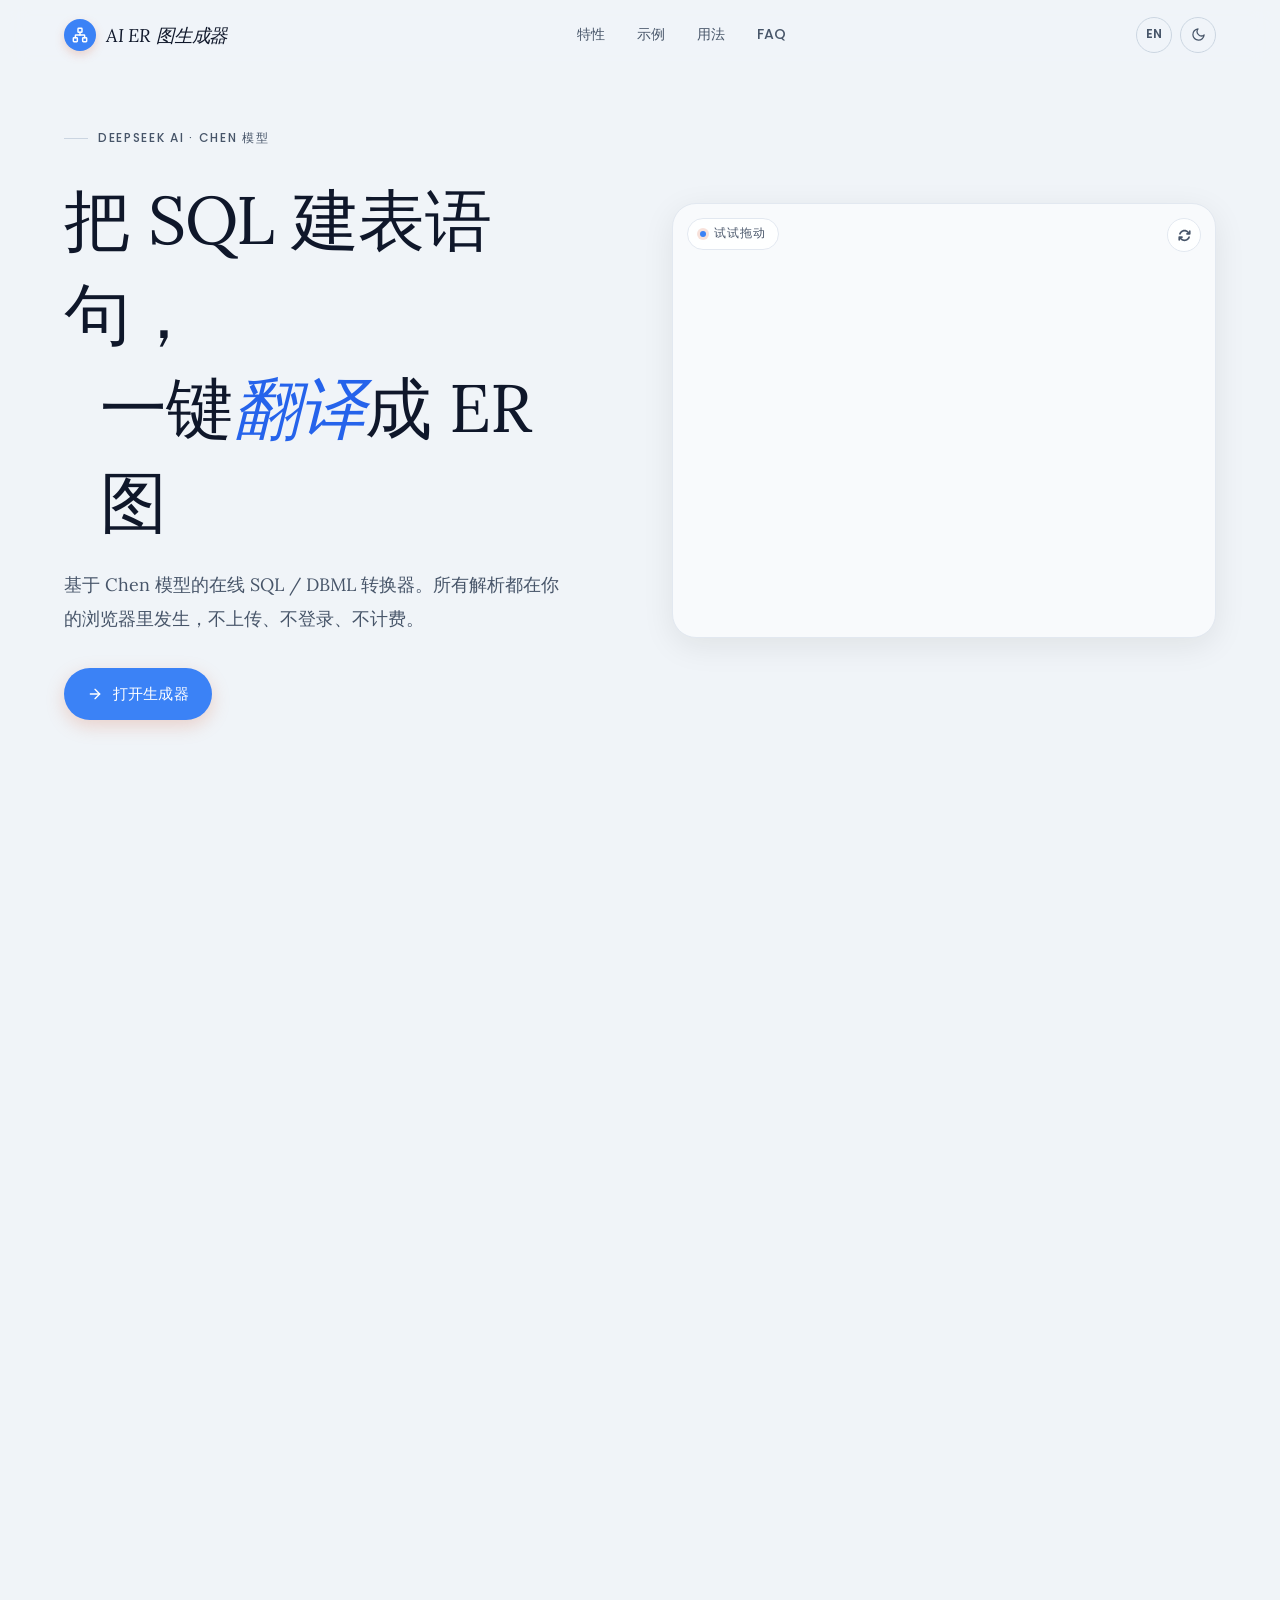
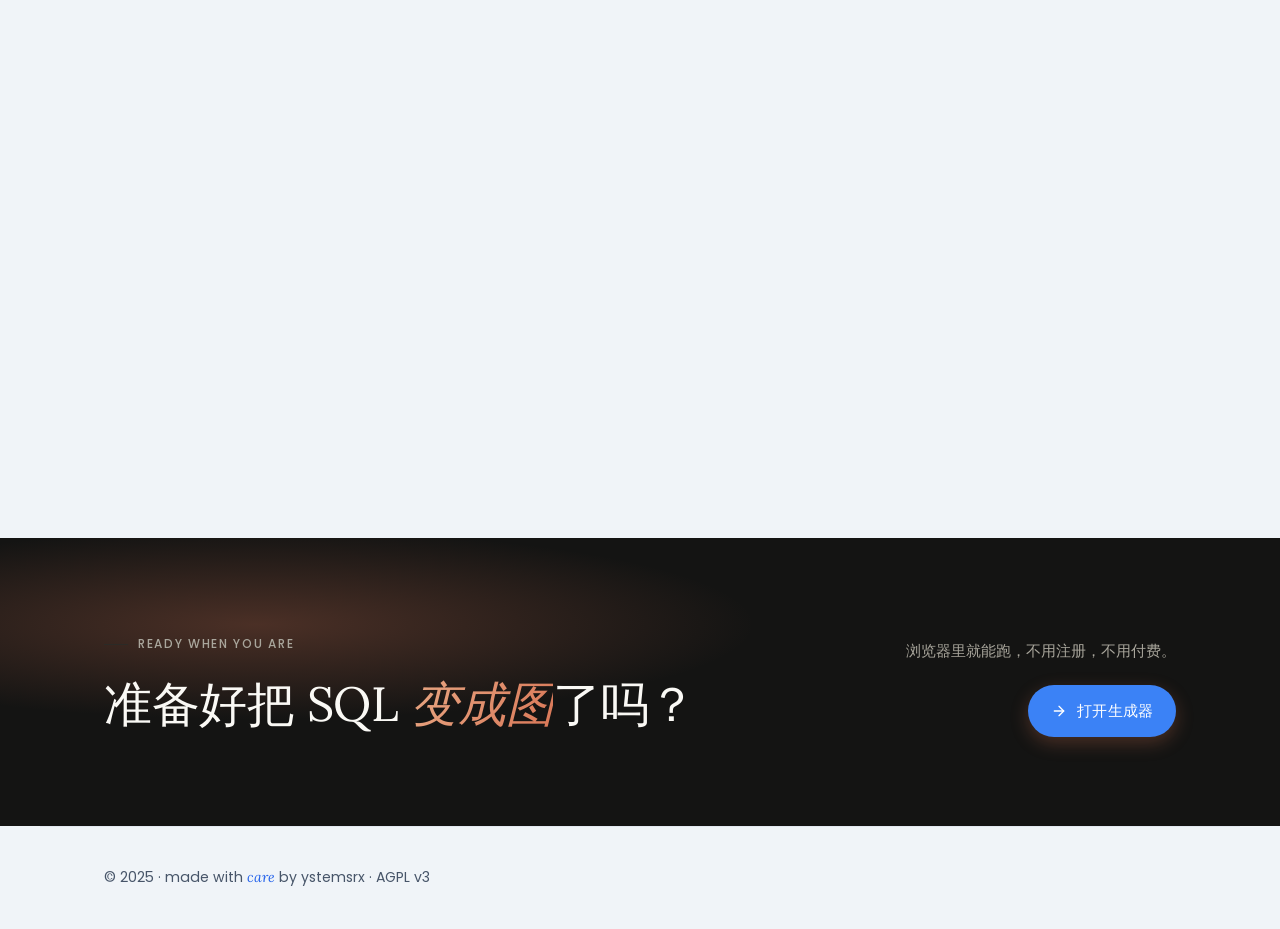
<file: index.html>
<!doctype html>
<html lang="zh-CN" data-theme="light">
  <head>
    <meta charset="UTF-8" />
    <meta name="viewport" content="width=device-width, initial-scale=1.0" />

    <!-- ── SEO: primary ────────────────────────────── -->
    <title>
      SQL 转 ER 图在线工具 · Chen 模型生成器 | SQL / DBML to ER Diagram — sql2er
    </title>
    <meta
      name="description"
      content="免费在线 SQL 转 ER 图工具：把 CREATE TABLE 建表语句或 DBML 一键生成 Chen 模型实体-关系图。纯前端运行，数据不出浏览器，无需登录、不埋点；支持 PostgreSQL / MySQL / SQLite 语法，节点可拖动、双击改名，可导出 SVG / PNG。Free online tool to convert SQL & DBML into Chen-model ER diagrams, 100% client-side and open source."
    />
    <meta
      name="keywords"
      content="SQL 转 ER 图, SQL 转 ER 图在线工具, 免费 SQL 转 ER 图,ER 图生成器, ER图在线生成, 实体关系图, Chen 模型, 陈氏模型, 数据库建模工具, CREATE TABLE 可视化, DBML 转 ER 图, 数据库 ER 图, PostgreSQL ER 图, MySQL ER 图, SQLite ER 图, 开源 ER 工具, sql2er, SQL to ER diagram, ER diagram generator, Chen model ERD, DBML to ER, database diagram, entity relationship diagram, free ER tool, open source ERD, PostgreSQL ER diagram, MySQL ER diagram"
    />
    <meta name="author" content="ystemsrx" />
    <meta
      name="robots"
      content="index, follow, max-image-preview:large, max-snippet:-1, max-video-preview:-1"
    />
    <meta
      name="googlebot"
      content="index, follow, max-image-preview:large, max-snippet:-1"
    />
    <meta name="bingbot" content="index, follow" />
    <meta
      name="theme-color"
      content="#ECE9E0"
      media="(prefers-color-scheme: light)"
    />
    <meta
      name="theme-color"
      content="#1A1916"
      media="(prefers-color-scheme: dark)"
    />
    <meta name="format-detection" content="telephone=no" />
    <meta name="referrer" content="strict-origin-when-cross-origin" />
    <meta name="application-name" content="sql2er" />
    <meta name="apple-mobile-web-app-title" content="sql2er" />
    <link rel="canonical" href="https://ystemsrx.github.io/sql_to_ER/" />
    <link
      rel="alternate"
      hreflang="zh-CN"
      href="https://ystemsrx.github.io/sql_to_ER/"
    />
    <link
      rel="alternate"
      hreflang="en"
      href="https://ystemsrx.github.io/sql_to_ER/"
    />
    <link
      rel="alternate"
      hreflang="x-default"
      href="https://ystemsrx.github.io/sql_to_ER/"
    />

    <!-- ── SEO: Open Graph ─────────────────────────── -->
    <meta property="og:type" content="website" />
    <meta property="og:site_name" content="sql2er · SQL 转 ER 图" />
    <meta
      property="og:title"
      content="SQL 转 ER 图在线工具 · Chen 模型生成器 | SQL / DBML to ER Diagram"
    />
    <meta
      property="og:description"
      content="把 SQL CREATE TABLE 或 DBML 一键转成 Chen 模型 ER 图，纯前端、开源、免登录。Turn SQL / DBML into Chen-model ER diagrams — free, open source, 100% client-side."
    />
    <meta property="og:url" content="https://ystemsrx.github.io/sql_to_ER/" />
    <meta property="og:locale" content="zh_CN" />
    <meta property="og:locale:alternate" content="en_US" />

    <!-- ── SEO: Twitter Card ────────────────────────── -->
    <meta name="twitter:card" content="summary_large_image" />
    <meta
      name="twitter:title"
      content="SQL 转 ER 图在线工具 · Chen 模型生成器 | sql2er"
    />
    <meta
      name="twitter:description"
      content="把 SQL / DBML 一键生成 Chen 模型 ER 图，纯前端、开源、免登录。Free online SQL & DBML → Chen-model ER diagram generator."
    />
    <meta name="twitter:creator" content="@ystemsrx" />

    <!-- ── SEO: Schema.org JSON-LD ──────────────────── -->
    <script type="application/ld+json">
      {
        "@context": "https://schema.org",
        "@type": "SoftwareApplication",
        "name": "sql2er · SQL 转 ER 图",
        "alternateName": [
          "sql2er",
          "SQL to ER diagram",
          "SQL / DBML → ER Diagram Generator",
          "SQL 转 ER 图在线工具",
          "Chen 模型 ER 图生成器",
          "数据库 ER 图生成器"
        ],
        "description": "免费开源、纯前端的 SQL / DBML 转 Chen 模型 ER 图在线工具。Free, open-source, pure front-end tool that converts SQL CREATE TABLE statements and DBML into Chen-model ER diagrams.",
        "url": "https://ystemsrx.github.io/sql_to_ER/",
        "applicationCategory": "DeveloperApplication",
        "applicationSubCategory": "Database tool",
        "operatingSystem": "Any (browser)",
        "browserRequirements": "Requires JavaScript. Requires HTML5.",
        "offers": { "@type": "Offer", "price": "0", "priceCurrency": "USD" },
        "license": "https://www.gnu.org/licenses/agpl-3.0.html",
        "author": {
          "@type": "Person",
          "name": "ystemsrx",
          "url": "https://github.com/ystemsrx"
        },
        "codeRepository": "https://github.com/ystemsrx/sql_to_ER",
        "inLanguage": ["zh-CN", "en"],
        "keywords": "SQL 转 ER 图, ER 图生成器, Chen 模型, DBML, 数据库建模, CREATE TABLE 可视化, SQL to ER diagram, DBML to ER, entity relationship diagram, open source ERD",
        "featureList": [
          "解析 SQL CREATE TABLE 建表语句 / Parse SQL CREATE TABLE statements",
          "解析 DBML（Database Markup Language）/ Parse DBML",
          "生成 Chen 模型 ER 图（实体 / 关系 / 属性）/ Generate Chen-model ER diagrams",
          "力导向自动布局（force2）/ Force-directed auto layout",
          "节点拖拽编辑 / Drag-and-drop node editing",
          "双击重命名 / Double-click rename",
          "智能布局与对齐 / Smart layout and force-align",
          "导出 SVG / 图片 / Export as SVG / image",
          "100% 浏览器本地运行，不上传数据 / 100% client-side, no upload"
        ]
      }
    </script>
    <script type="application/ld+json">
      {
        "@context": "https://schema.org",
        "@type": "WebSite",
        "name": "sql2er · SQL 转 ER 图",
        "url": "https://ystemsrx.github.io/sql_to_ER/",
        "inLanguage": ["zh-CN", "en"],
        "publisher": {
          "@type": "Person",
          "name": "ystemsrx",
          "url": "https://github.com/ystemsrx"
        }
      }
    </script>
    <script type="application/ld+json">
      {
        "@context": "https://schema.org",
        "@type": "FAQPage",
        "mainEntity": [
          {
            "@type": "Question",
            "name": "sql2er 是什么？/ What is sql2er?",
            "acceptedAnswer": {
              "@type": "Answer",
              "text": "sql2er 是一个免费开源、纯前端的在线工具，可以把 SQL CREATE TABLE 建表语句或 DBML 一键转换成 Chen 模型的实体-关系（ER）图。sql2er is a free, open-source, pure front-end tool that turns SQL or DBML into Chen-model ER diagrams."
            }
          },
          {
            "@type": "Question",
            "name": "数据会被上传到服务器吗？/ Is my SQL uploaded anywhere?",
            "acceptedAnswer": {
              "@type": "Answer",
              "text": "不会。所有解析和渲染都在浏览器本地完成，SQL 内容不会离开你的设备。No. All parsing and rendering happen in your browser — your SQL never leaves your device."
            }
          },
          {
            "@type": "Question",
            "name": "支持哪些数据库方言？/ Which SQL dialects are supported?",
            "acceptedAnswer": {
              "@type": "Answer",
              "text": "支持常见的 PostgreSQL、MySQL、SQLite 等 CREATE TABLE 语法，也支持 DBML。Common PostgreSQL / MySQL / SQLite CREATE TABLE syntax is supported, as well as DBML."
            }
          }
        ]
      }
    </script>

    <!-- ── GEO: AI / LLM crawler policy ─────────────── -->
    <!--
      Generative Engine Optimization (GEO)：显式允许主流 AI 检索 / 训练爬虫抓取，
      让 ChatGPT / Claude / Perplexity / Gemini / You.com / Arc Search 等
      生成式引擎可以正确引用本页内容。
    -->
    <meta name="GPTBot" content="index, follow" />
    <meta name="ChatGPT-User" content="index, follow" />
    <meta name="OAI-SearchBot" content="index, follow" />
    <meta name="ClaudeBot" content="index, follow" />
    <meta name="Claude-Web" content="index, follow" />
    <meta name="anthropic-ai" content="index, follow" />
    <meta name="PerplexityBot" content="index, follow" />
    <meta name="Perplexity-User" content="index, follow" />
    <meta name="Google-Extended" content="index, follow" />
    <meta name="GoogleOther" content="index, follow" />
    <meta name="Applebot" content="index, follow" />
    <meta name="Applebot-Extended" content="index, follow" />
    <meta name="Amazonbot" content="index, follow" />
    <meta name="CCBot" content="index, follow" />
    <meta name="Bytespider" content="index, follow" />
    <meta name="DuckAssistBot" content="index, follow" />
    <meta name="YouBot" content="index, follow" />
    <meta name="cohere-ai" content="index, follow" />
    <meta name="Diffbot" content="index, follow" />
    <meta name="Meta-ExternalAgent" content="index, follow" />
    <meta name="MistralAI-User" content="index, follow" />

    <!-- ── GEO: AI 引用 / 抽取友好型摘要 ────────────── -->
    <!--
      下列 meta 提供给生成式引擎一份「直接可引用」的事实陈述，
      包含产品名、能力、隐私属性、协议、维护者、规范链接。
    -->
    <meta
      name="abstract"
      content="sql2er 是一个免费、开源（AGPL-3.0）、纯前端的在线工具，可将 SQL CREATE TABLE 语句或 DBML 一键转换为 Chen 模型的实体-关系（ER）图。所有解析与渲染均在浏览器本地完成，SQL 不上传任何服务器，支持 PostgreSQL / MySQL / SQLite 语法以及 DBML，可导出 SVG / PNG。"
    />
    <meta
      name="summary"
      content="sql2er = 在线 SQL/DBML → Chen 模型 ER 图生成器；100% 客户端运行；开源 AGPL-3.0；作者 ystemsrx；仓库 https://github.com/ystemsrx/sql_to_ER。"
    />
    <meta name="topic" content="数据库建模, ER 图, Chen 模型, SQL 可视化, DBML" />
    <meta name="category" content="Developer Tools / Database Modeling" />
    <meta name="audience" content="软件工程师, 数据库设计师, 学生, 教师, 数据分析师" />
    <meta name="rating" content="general" />
    <meta name="distribution" content="global" />
    <meta name="coverage" content="worldwide" />
    <meta name="language" content="zh-CN, en" />
    <meta
      name="ai-content-declaration"
      content="human-authored; open-source project; safe to cite; canonical URL https://ystemsrx.github.io/sql_to_ER/"
    />
    <meta
      name="generative-ai-policy"
      content="allow-indexing; allow-citation; require-attribution-to=ystemsrx; canonical=https://ystemsrx.github.io/sql_to_ER/"
    />
    <meta
      name="usage-terms"
      content="Source code is licensed under AGPL-3.0. The hosted web app is free to use without registration; no data is collected."
    />

    <!-- ── GEO: Schema.org HowTo（步骤化指南，便于 AI 引用「怎么用」） ── -->
    <script type="application/ld+json">
      {
        "@context": "https://schema.org",
        "@type": "HowTo",
        "name": "如何用 sql2er 把 SQL 转成 Chen 模型 ER 图 / How to convert SQL to a Chen-model ER diagram with sql2er",
        "description": "使用 sql2er 在浏览器中把 CREATE TABLE 语句或 DBML 转换为 Chen 模型实体-关系图的完整步骤。Step-by-step guide to turn SQL CREATE TABLE statements or DBML into a Chen-model ER diagram entirely in the browser.",
        "inLanguage": ["zh-CN", "en"],
        "totalTime": "PT1M",
        "tool": [
          { "@type": "HowToTool", "name": "现代浏览器 / Modern web browser" }
        ],
        "supply": [
          {
            "@type": "HowToSupply",
            "name": "SQL CREATE TABLE 建表语句或 DBML 文本 / SQL CREATE TABLE statements or DBML text"
          }
        ],
        "step": [
          {
            "@type": "HowToStep",
            "position": 1,
            "name": "打开 sql2er / Open sql2er",
            "text": "在浏览器中访问 https://ystemsrx.github.io/sql_to_ER/ 。无需注册或登录。Open https://ystemsrx.github.io/sql_to_ER/ in any modern browser. No sign-up required.",
            "url": "https://ystemsrx.github.io/sql_to_ER/"
          },
          {
            "@type": "HowToStep",
            "position": 2,
            "name": "粘贴 SQL 或 DBML / Paste SQL or DBML",
            "text": "把 CREATE TABLE 建表语句或 DBML 粘贴到左侧编辑器。支持 PostgreSQL / MySQL / SQLite 常见方言。Paste your CREATE TABLE statements or DBML into the left-hand editor. PostgreSQL / MySQL / SQLite syntax and DBML are supported."
          },
          {
            "@type": "HowToStep",
            "position": 3,
            "name": "生成 ER 图 / Generate the ER diagram",
            "text": "工具会在本地解析并以力导向布局自动渲染 Chen 模型 ER 图，节点可拖动、双击重命名。The tool parses your input locally and renders a Chen-model ER diagram with force-directed layout; nodes are draggable and can be renamed by double-clicking."
          },
          {
            "@type": "HowToStep",
            "position": 4,
            "name": "导出 SVG / PNG / Export as SVG or PNG",
            "text": "通过工具栏导出按钮把图保存为 SVG 或 PNG。Use the export button in the toolbar to save the diagram as SVG or PNG."
          }
        ]
      }
    </script>

    <!-- ── GEO: BreadcrumbList ─────────────────────── -->
    <script type="application/ld+json">
      {
        "@context": "https://schema.org",
        "@type": "BreadcrumbList",
        "itemListElement": [
          {
            "@type": "ListItem",
            "position": 1,
            "name": "Home",
            "item": "https://ystemsrx.github.io/"
          },
          {
            "@type": "ListItem",
            "position": 2,
            "name": "sql2er · SQL 转 ER 图",
            "item": "https://ystemsrx.github.io/sql_to_ER/"
          }
        ]
      }
    </script>

    <!-- ── GEO: TechArticle（让 LLM 把本页当作可引用的技术参考） ── -->
    <script type="application/ld+json">
      {
        "@context": "https://schema.org",
        "@type": "TechArticle",
        "headline": "把 SQL / DBML 转成 Chen 模型 ER 图：sql2er 使用与原理 / Convert SQL & DBML to Chen-model ER Diagrams with sql2er",
        "description": "sql2er 是一个免费、开源、纯前端的在线工具，把 SQL CREATE TABLE 语句或 DBML 转换为 Chen 模型的实体-关系图，支持力导向布局、节点编辑与 SVG / PNG 导出。",
        "url": "https://ystemsrx.github.io/sql_to_ER/",
        "inLanguage": ["zh-CN", "en"],
        "isAccessibleForFree": true,
        "keywords": "SQL 转 ER 图, Chen 模型, DBML, 数据库建模, ER diagram, entity relationship diagram, ERD, sql2er",
        "about": [
          { "@type": "Thing", "name": "实体-关系模型 / Entity–relationship model" },
          { "@type": "Thing", "name": "Chen 模型 / Chen notation" },
          { "@type": "Thing", "name": "DBML / Database Markup Language" },
          { "@type": "Thing", "name": "SQL CREATE TABLE" }
        ],
        "audience": {
          "@type": "Audience",
          "audienceType": "software engineers, database designers, students, data analysts"
        },
        "author": {
          "@type": "Person",
          "name": "ystemsrx",
          "url": "https://github.com/ystemsrx",
          "sameAs": ["https://github.com/ystemsrx"]
        },
        "publisher": {
          "@type": "Person",
          "name": "ystemsrx",
          "url": "https://github.com/ystemsrx"
        },
        "license": "https://www.gnu.org/licenses/agpl-3.0.html",
        "citation": [
          {
            "@type": "CreativeWork",
            "name": "Chen, Peter Pin-Shan. The Entity-Relationship Model—Toward a Unified View of Data. ACM TODS, 1976.",
            "url": "https://doi.org/10.1145/320434.320440"
          },
          {
            "@type": "SoftwareSourceCode",
            "name": "DBML — Database Markup Language",
            "url": "https://dbml.dbdiagram.io/"
          }
        ],
        "mainEntityOfPage": "https://ystemsrx.github.io/sql_to_ER/"
      }
    </script>

    <!-- ── GEO: Organization / Person sameAs（知识图谱锚点） ── -->
    <script type="application/ld+json">
      {
        "@context": "https://schema.org",
        "@type": "Person",
        "name": "ystemsrx",
        "url": "https://github.com/ystemsrx",
        "sameAs": [
          "https://github.com/ystemsrx",
          "https://github.com/ystemsrx/sql_to_ER"
        ],
        "knowsAbout": [
          "SQL",
          "DBML",
          "Entity-Relationship Modeling",
          "Chen Notation",
          "Data Visualization",
          "Front-end Engineering"
        ]
      }
    </script>

    <!-- ── Favicon (inline SVG, network/diagram icon) ── -->
    <link
      rel="icon"
      type="image/svg+xml"
      href="data:image/svg+xml,%3Csvg xmlns='http://www.w3.org/2000/svg' viewBox='0 0 24 24' fill='none' stroke='%23D97757' stroke-width='2.2' stroke-linecap='round' stroke-linejoin='round'%3E%3Crect x='16' y='16' width='6' height='6' rx='1'/%3E%3Crect x='2' y='16' width='6' height='6' rx='1'/%3E%3Crect x='9' y='2' width='6' height='6' rx='1'/%3E%3Cpath d='M5 16v-3a1 1 0 0 1 1-1h12a1 1 0 0 1 1 1v3'/%3E%3Cpath d='M12 12V8'/%3E%3C/svg%3E"
    />

    <!-- 先字体，后 base -->
    <link rel="stylesheet" href="./assets/fonts/fonts.css" />
    <link rel="stylesheet" href="./assets/base.css" />

    <style>
      /* ─── 主题变量 ───────────────── */
      [data-theme="light"] {
        --bg: #f0f4f8;
        --bg-raised: #f8fafc;
        --bg-overlay: #ffffff;
        --ink: #0f172a;
        --ink-2: #475569;
        --ink-3: #94a3b8;
        --hair: #e2e8f0;
        --rule: #cbd5e1;
        --invert-bg: #0f172a;
        --invert-ink: #f8fafc;
        --invert-ink-2: #94a3b8;
        --invert-hair: #1e293b;
      }
      [data-theme="dark"] {
        --bg: #0f172a;
        --bg-raised: #1e293b;
        --bg-overlay: #1e293b;
        --ink: #f1f5f9;
        --ink-2: #94a3b8;
        --ink-3: #475569;
        --hair: #1e293b;
        --rule: #334155;
        --invert-bg: #f8fafc;
        --invert-ink: #0f172a;
        --invert-ink-2: #475569;
        --invert-hair: #e2e8f0;
      }

      html,
      body {
        background: var(--bg);
        color: var(--ink);
        font-family: var(--font-heading-cn);
        transition:
          background var(--duration-slow) var(--ease-default),
          color var(--duration-slow) var(--ease-default);
      }
      ::selection {
        background: var(--color-accent-orange);
        color: #fff;
      }

      /* 蓝色科技感晕染 */
      body::before {
        content: "";
        position: fixed;
        inset: 0;
        z-index: -1;
        pointer-events: none;
        background: radial-gradient(
          ellipse 60% 50% at 15% 0%,
          rgba(59, 130, 246, 0.08) 0%,
          transparent 55%
        );
      }
      [data-theme="dark"] body::before {
        background: radial-gradient(
          ellipse 60% 50% at 15% 0%,
          rgba(59, 130, 246, 0.11) 0%,
          transparent 55%
        );
      }

      /* 排版 */
      .display {
        font-family: var(--font-display-cn);
        font-weight: var(--weight-regular);
        line-height: var(--leading-cn-tight);
        letter-spacing: -0.01em;
      }
      .display em {
        font-style: italic;
        color: var(--color-accent-warm);
      }
      .eyebrow {
        font-family: var(--font-heading);
        font-size: var(--text-xs);
        font-weight: var(--weight-medium);
        letter-spacing: 0.14em;
        text-transform: uppercase;
        color: var(--ink-2);
        display: inline-flex;
        align-items: center;
        gap: 10px;
      }
      .eyebrow::before {
        content: "";
        width: 24px;
        height: 1px;
        background: var(--rule);
      }

      /* ─── 导航 ───────────── */
      .nav {
        position: sticky;
        top: 0;
        z-index: 50;
        backdrop-filter: saturate(180%) blur(14px);
        -webkit-backdrop-filter: saturate(180%) blur(14px);
        background: color-mix(in srgb, var(--bg) 80%, transparent);
        border-bottom: 1px solid transparent;
        transition: border-color var(--duration-normal) var(--ease-default);
      }
      .nav.is-scrolled {
        border-bottom-color: var(--hair);
      }
      .nav-row {
        max-width: var(--max-width-full);
        margin: 0 auto;
        padding: 16px clamp(var(--space-6), 5vw, var(--space-16));
        display: grid;
        grid-template-columns: auto 1fr auto;
        align-items: center;
        gap: 24px;
      }
      .brand {
        display: inline-flex;
        align-items: center;
        gap: 10px;
        color: var(--ink);
      }
      .brand-mark {
        width: 32px;
        height: 32px;
        border-radius: 50%;
        background: var(--color-accent-orange);
        display: grid;
        place-items: center;
        color: #fff;
        box-shadow: 0 4px 10px rgba(217, 119, 87, 0.28);
        transition: transform var(--duration-normal) var(--ease-bounce);
      }
      .brand:hover .brand-mark {
        transform: rotate(-8deg) scale(1.05);
      }
      .brand-mark svg {
        width: 16px;
        height: 16px;
      }
      .brand-name {
        font-family: var(--font-display);
        font-style: italic;
        font-size: 1.15rem;
        letter-spacing: -0.01em;
        white-space: nowrap;
      }
      .nav-links {
        justify-self: center;
        display: flex;
        gap: 4px;
      }
      .nav-links a {
        font-family: var(--font-heading);
        font-size: 0.88rem;
        font-weight: 500;
        color: var(--ink-2);
        padding: 8px 14px;
        border-radius: 999px;
        transition:
          color var(--duration-fast) var(--ease-default),
          background var(--duration-fast) var(--ease-default);
      }
      .nav-links a:hover {
        color: var(--ink);
        background: var(--bg-raised);
      }
      .nav-actions {
        display: flex;
        gap: 8px;
        align-items: center;
      }
      .icon-btn {
        width: 36px;
        height: 36px;
        border-radius: 999px;
        border: 1px solid var(--rule);
        color: var(--ink-2);
        cursor: pointer;
        display: grid;
        place-items: center;
        background: transparent;
        transition: all var(--duration-fast) var(--ease-default);
      }
      .icon-btn:hover {
        color: var(--ink);
        border-color: var(--color-accent-orange);
        background: var(--bg-raised);
      }
      .icon-btn svg {
        width: 15px;
        height: 15px;
      }
      @media (max-width: 820px) {
        .nav-links {
          display: none;
        }
      }

      /* ─── 按钮 ───────────── */
      .btn {
        display: inline-flex;
        align-items: center;
        gap: 10px;
        padding: 13px 22px;
        border-radius: 999px;
        font-family: var(--font-heading);
        font-weight: 500;
        font-size: 0.95rem;
        letter-spacing: 0.01em;
        border: 1px solid transparent;
        cursor: pointer;
        transition:
          transform var(--duration-fast) var(--ease-default),
          background var(--duration-normal) var(--ease-default),
          color var(--duration-normal) var(--ease-default),
          box-shadow var(--duration-normal) var(--ease-default);
      }
      .btn svg {
        width: 16px;
        height: 16px;
      }
      .btn-primary {
        background: var(--color-accent-orange);
        color: #fff;
        box-shadow: 0 6px 18px rgba(217, 119, 87, 0.28);
      }
      .btn-primary:hover {
        transform: translateY(-2px);
        background: var(--color-accent-warm);
        box-shadow: 0 10px 26px rgba(201, 100, 66, 0.4);
      }
      .btn-ghost {
        background: transparent;
        color: var(--ink);
        border-color: var(--rule);
      }
      .btn-ghost:hover {
        transform: translateY(-2px);
        border-color: var(--ink);
        background: var(--bg-raised);
      }

      /* ─── Hero ───────────── */
      .hero {
        padding-block: clamp(32px, 4vw, 56px) clamp(40px, 5vw, 72px);
      }
      .hero-grid {
        max-width: var(--max-width-full);
        margin: 0 auto;
        padding-inline: clamp(var(--space-6), 5vw, var(--space-16));
        display: grid;
        grid-template-columns: 1fr 1fr;
        gap: clamp(32px, 5vw, 64px);
        align-items: center;
      }
      @media (max-width: 960px) {
        .hero-grid {
          grid-template-columns: 1fr;
        }
      }
      .hero-title {
        font-size: clamp(2.2rem, 5.4vw, 4.2rem);
        margin-top: var(--space-6);
        margin-bottom: var(--space-5);
      }
      .hero-title .line-2 {
        display: block;
        margin-left: clamp(0px, 3vw, 36px);
      }
      .hero-lead {
        font-family: var(--font-body-cn);
        font-size: clamp(1.02rem, 1.4vw, 1.18rem);
        color: var(--ink-2);
        line-height: var(--leading-cn-loose);
        max-width: 28em;
        margin-bottom: var(--space-8);
      }
      .hero-cta {
        display: flex;
        flex-wrap: wrap;
        gap: 12px;
      }

      /* ─── Hero 右侧：真实 ER 图 ─── */
      .er-stage {
        position: relative;
        aspect-ratio: 5 / 4;
        background: var(--bg-raised);
        border: 1px solid var(--hair);
        border-radius: var(--radius-xl);
        overflow: hidden;
        box-shadow: var(--shadow-elevated);
      }
      .er-chip {
        position: absolute;
        top: 14px;
        left: 14px;
        z-index: 2;
        pointer-events: none; /* 不拦截画布交互 */
        font-family: var(--font-heading);
        font-size: 0.72rem;
        font-weight: 500;
        letter-spacing: 0.08em;
        color: var(--ink-2);
        display: inline-flex;
        align-items: center;
        gap: 8px;
        padding: 6px 12px;
        border-radius: 999px;
        background: color-mix(in srgb, var(--bg-overlay) 85%, transparent);
        border: 1px solid var(--hair);
        backdrop-filter: blur(8px);
      }
      .er-chip::before {
        content: "";
        width: 6px;
        height: 6px;
        border-radius: 50%;
        background: var(--color-accent-orange);
        box-shadow: 0 0 0 3px rgba(217, 119, 87, 0.22);
        animation: blink 1.8s ease-in-out infinite;
      }
      @keyframes blink {
        0%,
        100% {
          opacity: 1;
          transform: scale(1);
        }
        50% {
          opacity: 0.4;
          transform: scale(0.85);
        }
      }

      .er-reset {
        position: absolute;
        top: 14px;
        right: 14px;
        z-index: 2;
        width: 34px;
        height: 34px;
        border-radius: 50%;
        background: color-mix(in srgb, var(--bg-overlay) 85%, transparent);
        border: 1px solid var(--hair);
        color: var(--ink-2);
        cursor: pointer;
        display: grid;
        place-items: center;
        backdrop-filter: blur(8px);
        transition:
          color var(--duration-fast) var(--ease-default),
          border-color var(--duration-fast) var(--ease-default),
          transform 500ms var(--ease-default);
      }
      .er-reset:hover {
        color: var(--color-accent-warm);
        border-color: var(--color-accent-orange);
        transform: rotate(-180deg);
      }
      .er-reset:active {
        transform: rotate(-360deg);
      }
      .er-reset > svg {
        width: 13px;
        height: 13px;
        display: block;
        fill: currentColor;
      }
      #hero-er {
        position: absolute;
        inset: 0;
        width: 100%;
        height: 100%;
        opacity: 1;
        transition: opacity 260ms var(--ease-default);
      }
      #hero-er canvas {
        display: block;
      }
      /* 构建期间：瞬间隐藏，避免用户看到未 fit 的大图一闪；
     移除该类后走 transition 平滑淡入 */
      .er-stage.is-building #hero-er {
        opacity: 0;
        transition: none;
      }
      .er-fallback {
        position: absolute;
        inset: 0;
        display: grid;
        place-items: center;
        color: var(--ink-3);
        font-family: var(--font-heading);
        font-size: 0.85rem;
        opacity: 0;
        pointer-events: none; /* 关键：opacity:0 不会自动禁用 pointer-events，必须显式加 */
        transition: opacity var(--duration-normal) var(--ease-default);
      }
      .er-stage.is-failed .er-fallback {
        opacity: 1;
        pointer-events: auto;
      }

      /* ─── 区块 ───────────── */
      section {
        padding-block: clamp(40px, 5vw, 72px) clamp(48px, 6vw, 88px);
        position: relative;
      }
      .container {
        max-width: var(--max-width-layout);
        margin: 0 auto;
        padding-inline: clamp(var(--space-6), 5vw, var(--space-16));
      }
      .section-head {
        margin-bottom: clamp(28px, 3.5vw, 48px);
        max-width: 36em;
      }
      .section-head h2 {
        font-family: var(--font-display-cn);
        font-weight: var(--weight-regular);
        font-size: clamp(1.9rem, 4vw, 2.8rem);
        line-height: var(--leading-cn-tight);
        letter-spacing: -0.01em;
        margin-top: var(--space-3);
        margin-bottom: var(--space-4);
      }
      .section-head h2 em {
        font-style: italic;
        color: var(--color-accent-warm);
      }
      .section-head p {
        font-family: var(--font-body-cn);
        color: var(--ink-2);
        font-size: 1.05rem;
        line-height: var(--leading-cn-loose);
        max-width: 28em;
      }

      /* ─── 特性（四条，编辑式）─── */
      .features {
        display: grid;
        grid-template-columns: repeat(2, 1fr);
        column-gap: clamp(32px, 4vw, 64px);
        row-gap: clamp(28px, 3.5vw, 48px);
      }
      @media (max-width: 720px) {
        .features {
          grid-template-columns: 1fr;
        }
      }
      .feat {
        display: grid;
        grid-template-columns: auto 1fr;
        gap: 20px;
        padding-top: var(--space-5);
        border-top: 1px solid var(--hair);
      }
      .feat-num {
        font-family: var(--font-display);
        font-style: italic;
        font-size: 1.2rem;
        color: var(--color-accent-warm);
        line-height: 1;
        padding-top: 4px;
      }
      .feat h3 {
        font-family: var(--font-heading-cn);
        font-weight: var(--weight-semibold);
        font-size: 1.1rem;
        margin-bottom: 8px;
        letter-spacing: -0.005em;
      }
      .feat p {
        font-family: var(--font-body-cn);
        color: var(--ink-2);
        font-size: 0.98rem;
        line-height: var(--leading-cn-loose);
      }

      /* ─── Demo ─── */
      .demo-card {
        background: var(--bg-raised);
        border: 1px solid var(--hair);
        border-radius: var(--radius-xl);
        overflow: hidden;
      }
      .demo-bar {
        display: flex;
        align-items: center;
        gap: 6px;
        padding: 12px 16px;
        background: var(--bg-overlay);
        border-bottom: 1px solid var(--hair);
      }
      .tab {
        padding: 7px 14px;
        border-radius: 999px;
        font-family: var(--font-heading);
        font-size: 0.85rem;
        font-weight: 500;
        color: var(--ink-2);
        cursor: pointer;
        background: transparent;
        border: 1px solid transparent;
        transition: all var(--duration-fast) var(--ease-default);
        display: inline-flex;
        align-items: center;
        gap: 8px;
      }
      .tab:hover {
        color: var(--ink);
      }
      .tab.is-active {
        color: var(--color-accent-warm);
        background: color-mix(
          in srgb,
          var(--color-accent-orange) 10%,
          transparent
        );
        border-color: color-mix(
          in srgb,
          var(--color-accent-orange) 30%,
          transparent
        );
      }
      .demo-actions {
        margin-left: auto;
        display: flex;
        gap: 8px;
      }
      .mini-btn {
        display: inline-flex;
        align-items: center;
        gap: 8px;
        padding: 6px 12px;
        border-radius: 999px;
        font-family: var(--font-heading);
        font-size: 0.8rem;
        font-weight: 500;
        color: var(--ink-2);
        background: transparent;
        border: 1px solid var(--rule);
        cursor: pointer;
        transition: all var(--duration-fast) var(--ease-default);
      }
      .mini-btn:hover {
        color: var(--color-accent-warm);
        border-color: var(--color-accent-orange);
      }
      .mini-btn svg {
        width: 13px;
        height: 13px;
      }

      .code-panel {
        display: none;
      }
      .code-panel.is-active {
        display: block;
      }
      .code-panel pre {
        margin: 0 !important;
        padding: clamp(20px, 2.5vw, 32px) clamp(20px, 3vw, 36px) !important;
        background: transparent !important;
        font-family: var(--font-mono) !important;
        font-size: 0.9rem !important;
        line-height: 1.7 !important;
        max-height: 360px;
        overflow: auto;
      }
      .code-panel code {
        font-family: var(--font-mono) !important;
      }

      .demo-foot {
        padding: 12px 20px;
        border-top: 1px solid var(--hair);
        background: color-mix(
          in srgb,
          var(--color-accent-orange) 5%,
          transparent
        );
        font-family: var(--font-body-cn);
        font-size: 0.9rem;
        color: var(--ink-2);
        display: flex;
        align-items: center;
        gap: 10px;
      }

      /* Prism 覆写（暖色）*/
      [data-theme="light"] .code-panel pre code {
        color: #2b2a25;
      }
      [data-theme="light"] .token.comment {
        color: #9b9890;
        font-style: italic;
      }
      [data-theme="light"] .token.keyword,
      [data-theme="light"] .token.atrule {
        color: #c96442;
        font-weight: 500;
      }
      [data-theme="light"] .token.string {
        color: #6b8f47;
      }
      [data-theme="light"] .token.number {
        color: #5a89b8;
      }
      [data-theme="light"] .token.function,
      [data-theme="light"] .token.class-name {
        color: #c9943a;
      }
      [data-theme="light"] .token.punctuation {
        color: #6b6860;
      }
      [data-theme="light"] .token.operator {
        color: #c96442;
      }
      [data-theme="dark"] .code-panel pre code {
        color: #d9d5c6;
      }
      [data-theme="dark"] .token.comment {
        color: #6b6860;
        font-style: italic;
      }
      [data-theme="dark"] .token.keyword {
        color: #e8a884;
        font-weight: 500;
      }
      [data-theme="dark"] .token.string {
        color: #a9c48a;
      }
      [data-theme="dark"] .token.number {
        color: #8fb5d9;
      }
      [data-theme="dark"] .token.function {
        color: #e0c47a;
      }
      [data-theme="dark"] .token.operator {
        color: #e8a884;
      }

      /* ─── Steps ─── */
      .steps {
        display: grid;
        grid-template-columns: repeat(5, 1fr);
        gap: 0;
        border-top: 1px solid var(--hair);
        border-bottom: 1px solid var(--hair);
      }
      @media (max-width: 900px) {
        .steps {
          grid-template-columns: 1fr 1fr;
        }
      }
      @media (max-width: 560px) {
        .steps {
          grid-template-columns: 1fr;
        }
      }
      .step {
        padding: clamp(24px, 3vw, 36px) clamp(16px, 2vw, 24px);
        border-right: 1px solid var(--hair);
        transition: background var(--duration-normal) var(--ease-default);
      }
      .step:last-child {
        border-right: none;
      }
      .step:hover {
        background: color-mix(
          in srgb,
          var(--color-accent-orange) 4%,
          transparent
        );
      }
      .step-num {
        font-family: var(--font-display);
        font-style: italic;
        font-weight: 400;
        font-size: 2rem;
        color: var(--color-accent-warm);
        line-height: 1;
        margin-bottom: var(--space-4);
      }
      .step h4 {
        font-family: var(--font-heading-cn);
        font-weight: var(--weight-semibold);
        font-size: 1rem;
        margin-bottom: 6px;
      }
      .step p {
        font-family: var(--font-body-cn);
        color: var(--ink-2);
        font-size: 0.93rem;
        line-height: 1.7;
      }
      @media (max-width: 900px) {
        .step {
          border-right: 1px solid var(--hair);
          border-bottom: 1px solid var(--hair);
        }
        .step:nth-child(even) {
          border-right: none;
        }
        .step:last-child {
          border-bottom: none;
        }
      }

      .callout {
        margin-top: var(--space-8);
        padding: var(--space-5) var(--space-6);
        background: color-mix(in srgb, var(--color-warning) 7%, transparent);
        border-left: 3px solid var(--color-warning);
        border-radius: 0 var(--radius-md) var(--radius-md) 0;
        font-family: var(--font-body-cn);
        color: var(--ink);
        font-size: 0.96rem;
        line-height: var(--leading-cn-loose);
      }
      .callout strong {
        font-family: var(--font-heading-cn);
        font-weight: var(--weight-semibold);
      }
      .callout code {
        font-family: var(--font-mono);
        font-size: 0.88em;
        padding: 1px 7px;
        border-radius: 4px;
        background: var(--bg-raised);
        border: 1px solid var(--hair);
      }

      /* ─── Chen 模型卡片 ─── */
      .chen-grid {
        display: grid;
        grid-template-columns: repeat(4, 1fr);
        gap: clamp(14px, 2vw, 20px);
      }
      @media (max-width: 900px) {
        .chen-grid {
          grid-template-columns: 1fr 1fr;
        }
      }
      .chen-card {
        background: var(--bg-raised);
        border: 1px solid var(--hair);
        border-radius: var(--radius-lg);
        padding: var(--space-6) var(--space-5);
        text-align: center;
        transition:
          transform var(--duration-normal) var(--ease-default),
          border-color var(--duration-normal) var(--ease-default);
      }
      .chen-card:hover {
        transform: translateY(-3px);
        border-color: var(--color-accent-orange);
      }
      .chen-shape {
        height: 60px;
        display: grid;
        place-items: center;
        color: var(--color-accent-warm);
        margin-bottom: var(--space-4);
        transition: transform var(--duration-normal) var(--ease-bounce);
      }
      .chen-card:hover .chen-shape {
        transform: scale(1.08);
      }
      .chen-card h4 {
        font-family: var(--font-heading-cn);
        font-weight: var(--weight-semibold);
        font-size: 0.98rem;
        margin-bottom: 4px;
      }
      .chen-card h4 em {
        font-family: var(--font-display);
        font-style: italic;
        color: var(--color-accent-warm);
        font-weight: 400;
        margin-right: 4px;
      }
      .chen-card p {
        font-family: var(--font-body-cn);
        color: var(--ink-2);
        font-size: 0.86rem;
      }

      /* ─── Gallery（简化：单图）─── */
      .fig {
        background: var(--bg-raised);
        border: 1px solid var(--hair);
        border-radius: var(--radius-lg);
        overflow: hidden;
        cursor: zoom-in;
        transition:
          transform var(--duration-normal) var(--ease-default),
          box-shadow var(--duration-normal) var(--ease-default);
      }
      .fig:hover {
        transform: translateY(-3px);
        box-shadow: var(--shadow-elevated);
      }
      .fig img {
        width: 100%;
        display: block;
        background: #fff;
      }
      .fig figcaption {
        padding: 14px 20px;
        border-top: 1px solid var(--hair);
        display: flex;
        align-items: baseline;
        justify-content: space-between;
        gap: 12px;
        font-family: var(--font-body-cn);
        color: var(--ink-2);
        font-size: 0.92rem;
      }
      .fig figcaption .tag {
        font-family: var(--font-display);
        font-style: italic;
        color: var(--color-accent-warm);
        font-size: 0.95rem;
      }

      /* ─── Lightbox ─── */
      .lightbox {
        position: fixed;
        inset: 0;
        z-index: 200;
        background: color-mix(in srgb, #141413 92%, transparent);
        backdrop-filter: blur(6px);
        display: grid;
        place-items: center;
        padding: clamp(20px, 4vw, 60px);
        opacity: 0;
        pointer-events: none;
        cursor: zoom-out;
        transition: opacity var(--duration-normal) var(--ease-default);
      }
      .lightbox.is-open {
        opacity: 1;
        pointer-events: auto;
      }
      .lightbox img {
        max-width: 100%;
        max-height: 100%;
        border-radius: var(--radius-md);
        box-shadow: 0 20px 80px rgba(0, 0, 0, 0.5);
      }

      /* ─── FAQ ─── */
      .faq {
        max-width: 760px;
        margin: 0 auto;
      }
      .faq details {
        border-top: 1px solid var(--hair);
        padding: var(--space-5) 0;
      }
      .faq details:last-of-type {
        border-bottom: 1px solid var(--hair);
      }
      .faq summary {
        list-style: none;
        cursor: pointer;
        display: flex;
        align-items: baseline;
        justify-content: space-between;
        gap: 16px;
        font-family: var(--font-display-cn);
        font-size: 1.15rem;
        font-weight: var(--weight-regular);
        color: var(--ink);
        transition: color var(--duration-fast) var(--ease-default);
      }
      .faq summary::-webkit-details-marker {
        display: none;
      }
      .faq summary:hover {
        color: var(--color-accent-warm);
      }
      .faq summary::after {
        content: "+";
        font-family: var(--font-display);
        font-style: italic;
        font-size: 1.5rem;
        color: var(--color-accent-warm);
        flex-shrink: 0;
        line-height: 1;
        transition: transform var(--duration-normal) var(--ease-default);
      }
      .faq details[open] summary::after {
        content: "–";
      }
      .faq summary::after {
        display: inline-block;
        transition: transform var(--duration-normal) var(--ease-default);
      }
      /* 平滑展开/折叠：用 JS 精确控制 height 过渡 */
      .faq-wrap {
        display: block; /* 覆盖 UA: details:not([open]) > *:not(summary){display:none} */
        height: 0; /* 初始闭合 */
        overflow: hidden;
        transition: height 340ms var(--ease-default);
        will-change: height;
      }
      .faq-body {
        padding-top: var(--space-3);
        font-family: var(--font-body-cn);
        color: var(--ink-2);
        font-size: 0.98rem;
        line-height: var(--leading-cn-loose);
        max-width: 36em;
        opacity: 0;
        transition: opacity 240ms var(--ease-default) 80ms;
      }
      .faq details[open] .faq-body {
        opacity: 1;
      }
      .faq-body code {
        font-family: var(--font-mono);
        font-size: 0.88em;
        padding: 1px 6px;
        border-radius: 4px;
        background: var(--bg-raised);
        border: 1px solid var(--hair);
      }

      /* ─── CTA ─── */
      /* 两种主题下都保持「深色卡片 + 暖橙高光」的调性，不做反转 */
      .cta {
        background: #141413;
        color: #faf9f5;
        padding-block: clamp(56px, 7vw, 96px);
        position: relative;
        overflow: hidden;
        /* 作用域覆盖 invert-* 变量，确保子元素里引用的 var 都走深色调 */
        --invert-bg: #141413;
        --invert-ink: #faf9f5;
        --invert-ink-2: #a9a69c;
        --invert-hair: #2b2a26;
      }
      [data-theme="dark"] .cta {
        background: #0d0c0a; /* 比页面背景更深一档，形成层次 */
        color: #faf9f5;
      }
      .cta::before {
        content: "";
        position: absolute;
        inset: 0;
        pointer-events: none;
        background: radial-gradient(
          ellipse 65% 55% at 20% 30%,
          rgba(217, 119, 87, 0.28) 0%,
          transparent 60%
        );
      }
      [data-theme="dark"] .cta::before {
        background: radial-gradient(
          ellipse 65% 55% at 20% 30%,
          rgba(217, 119, 87, 0.35) 0%,
          transparent 60%
        );
      }
      .cta-inner {
        position: relative;
        max-width: var(--max-width-layout);
        margin: 0 auto;
        padding-inline: clamp(var(--space-6), 5vw, var(--space-16));
        display: grid;
        grid-template-columns: 1.2fr 0.8fr;
        gap: clamp(28px, 4vw, 56px);
        align-items: end;
      }
      @media (max-width: 760px) {
        .cta-inner {
          grid-template-columns: 1fr;
          align-items: stretch;
        }
      }
      .cta .eyebrow {
        color: var(--invert-ink-2);
      }
      .cta .eyebrow::before {
        background: var(--invert-hair);
      }
      .cta-title {
        font-family: var(--font-display-cn);
        font-weight: var(--weight-regular);
        font-size: clamp(1.9rem, 4vw, 3rem);
        line-height: var(--leading-cn-tight);
        letter-spacing: -0.01em;
        margin-top: var(--space-4);
      }
      .cta-title em {
        font-style: italic;
        background: linear-gradient(120deg, #e8a884, #d97757);
        -webkit-background-clip: text;
        background-clip: text;
        -webkit-text-fill-color: transparent;
      }
      .cta-right {
        display: flex;
        flex-direction: column;
        gap: var(--space-5);
        align-items: flex-start;
      }
      @media (min-width: 761px) {
        .cta-right {
          align-items: flex-end;
        }
      }
      .cta-note {
        font-family: var(--font-body-cn);
        color: var(--invert-ink-2);
        font-size: 0.96rem;
        line-height: var(--leading-cn-loose);
        max-width: 24em;
      }

      /* ─── Footer ─── */
      footer {
        padding: var(--space-10) clamp(var(--space-6), 5vw, var(--space-16));
        max-width: var(--max-width-layout);
        margin: 0 auto;
        display: flex;
        justify-content: space-between;
        align-items: center;
        flex-wrap: wrap;
        gap: 16px;
        font-family: var(--font-heading);
        font-size: 0.88rem;
        color: var(--ink-2);
        border-top: 1px solid var(--hair);
      }
      footer a {
        color: var(--ink);
        transition: color var(--duration-fast) var(--ease-default);
      }
      footer a:hover {
        color: var(--color-accent-warm);
      }
      footer em {
        font-family: var(--font-display);
        font-style: italic;
        color: var(--color-accent-warm);
      }

      /* ─── 返回顶部 ─── */
      .to-top {
        position: fixed;
        right: 22px;
        bottom: 22px;
        z-index: 60;
        width: 42px;
        height: 42px;
        border-radius: 50%;
        background: var(--color-accent-orange);
        color: #fff;
        border: none;
        cursor: pointer;
        display: grid;
        place-items: center;
        box-shadow: 0 8px 20px rgba(217, 119, 87, 0.35);
        opacity: 0;
        transform: translateY(12px);
        pointer-events: none;
        transition: all var(--duration-normal) var(--ease-default);
      }
      .to-top.is-show {
        opacity: 1;
        transform: translateY(0);
        pointer-events: auto;
      }
      .to-top:hover {
        background: var(--color-accent-warm);
        transform: translateY(-2px);
      }
      .to-top svg {
        width: 15px;
        height: 15px;
      }

      /* ─── Toast ─── */
      .toast {
        position: fixed;
        left: 50%;
        bottom: 28px;
        transform: translateX(-50%) translateY(16px);
        z-index: 70;
        background: var(--invert-bg);
        color: var(--invert-ink);
        padding: 9px 18px;
        border-radius: 999px;
        font-family: var(--font-heading);
        font-size: 0.86rem;
        font-weight: 500;
        display: inline-flex;
        align-items: center;
        gap: 8px;
        box-shadow: var(--shadow-elevated);
        opacity: 0;
        pointer-events: none;
        transition: all var(--duration-normal) var(--ease-default);
      }
      .toast.is-show {
        opacity: 1;
        transform: translateX(-50%) translateY(0);
      }
      .toast svg {
        width: 14px;
        height: 14px;
        color: var(--color-accent-orange);
      }

      /* ─── Scroll reveal ─── */
      .scroll-reveal {
        opacity: 0;
        transform: translateY(20px);
        transition:
          opacity 520ms var(--ease-default),
          transform 520ms var(--ease-default);
      }
      .scroll-reveal.is-visible {
        opacity: 1;
        transform: none;
      }
    </style>
  </head>

  <body>
    <!-- NAV -->
    <nav class="nav" id="nav" aria-label="主导航">
      <div class="nav-row">
        <a href="#" class="brand" aria-label="SQL to ER diagram">
          <span class="brand-mark" aria-hidden="true">
            <svg
              viewBox="0 0 24 24"
              fill="none"
              stroke="currentColor"
              stroke-width="2.2"
              stroke-linecap="round"
              stroke-linejoin="round"
            >
              <rect x="16" y="16" width="6" height="6" rx="1" />
              <rect x="2" y="16" width="6" height="6" rx="1" />
              <rect x="9" y="2" width="6" height="6" rx="1" />
              <path d="M5 16v-3a1 1 0 0 1 1-1h12a1 1 0 0 1 1 1v3" />
              <path d="M12 12V8" />
            </svg>
          </span>
          <span class="brand-name">AI ER 图生成器</span>
        </a>
        <div class="nav-links">
          <a href="#features" data-i18n="nav_features">特性</a>
          <a href="#demo" data-i18n="nav_demo">示例</a>
          <a href="#how" data-i18n="nav_how">用法</a>
          <a href="#faq" data-i18n="nav_faq">FAQ</a>
        </div>
        <div class="nav-actions">
          <button class="icon-btn" id="langBtn" aria-label="切换语言">
            <span
              id="langLabel"
              style="
                font-family: var(--font-heading);
                font-size: 0.76rem;
                font-weight: 600;
              "
              >EN</span
            >
          </button>
          <button class="icon-btn" id="themeBtn" aria-label="切换主题">
            <svg
              id="themeIcon"
              viewBox="0 0 24 24"
              fill="none"
              stroke="currentColor"
              stroke-width="2"
              stroke-linecap="round"
              stroke-linejoin="round"
            >
              <path d="M21 12.79A9 9 0 1 1 11.21 3 7 7 0 0 0 21 12.79z" />
            </svg>
          </button>
        </div>
      </div>
    </nav>

    <!-- HERO -->
    <header class="hero">
      <div class="hero-grid">
        <div>
          <span class="eyebrow"
            ><span data-i18n="badge">DeepSeek AI · Chen 模型</span></span
          >
          <h1 class="display hero-title">
            <span data-i18n="hero1">把 SQL 建表语句，</span>
            <span class="line-2" data-i18n-html="hero2"
              >一键<em>翻译</em>成 ER 图</span
            >
          </h1>
          <p class="hero-lead" data-i18n="lead">
            基于 Chen 模型的在线 SQL / DBML
            转换器。所有解析都在你的浏览器里发生，不上传、不登录、不计费。
          </p>
          <div class="hero-cta">
            <a class="btn btn-primary" href="sql2er.html">
              <svg
                viewBox="0 0 24 24"
                fill="none"
                stroke="currentColor"
                stroke-width="2"
                stroke-linecap="round"
                stroke-linejoin="round"
              >
                <polyline points="5 12 19 12" />
                <polyline points="12 5 19 12 12 19" />
              </svg>
              <span data-i18n="cta1">打开生成器</span>
            </a>
          </div>
        </div>

        <!-- 真实 ER 图（G6 force2 默认布局）-->
        <div class="er-stage" id="erStage">
          <span class="er-chip" data-i18n="live">试试拖动</span>
          <button
            class="er-reset"
            id="erReset"
            aria-label="重置布局"
            title="重置布局"
          >
            <svg viewBox="0 0 512 512" aria-hidden="true" focusable="false">
              <path d="M105.1 202.6c7.7-21.8 20.2-42.3 37.8-59.8c62.5-62.5 163.8-62.5 226.3 0L386.3 160 352 160c-17.7 0-32 14.3-32 32s14.3 32 32 32l111.5 0c0 0 0 0 0 0l.4 0c17.7 0 32-14.3 32-32l0-112c0-17.7-14.3-32-32-32s-32 14.3-32 32l0 35.2L414.4 97.6c-87.5-87.5-229.3-87.5-316.8 0C73.2 122 55.6 150.7 44.8 181.4c-5.9 16.7 2.9 34.9 19.5 40.8s34.9-2.9 40.8-19.5zM39 289.3c-5 1.5-9.8 4.2-13.7 8.2c-4 4-6.7 8.8-8.1 14c-.3 1.2-.6 2.5-.8 3.8c-.3 1.7-.4 3.4-.4 5.1L16 432c0 17.7 14.3 32 32 32s32-14.3 32-32l0-35.1 17.6 17.5c0 0 0 0 0 0c87.5 87.4 229.3 87.4 316.7 0c24.4-24.4 42.1-53.1 52.9-83.8c5.9-16.7-2.9-34.9-19.5-40.8s-34.9 2.9-40.8 19.5c-7.7 21.8-20.2 42.3-37.8 59.8c-62.5 62.5-163.8 62.5-226.3 0l-.1-.1L125.6 352l34.4 0c17.7 0 32-14.3 32-32s-14.3-32-32-32L48.4 288c-1.6 0-3.2 .1-4.8 .3s-3.1 .5-4.6 1z" />
            </svg>
          </button>
          <div id="hero-er"></div>
          <div class="er-fallback" data-i18n="fallback">加载中…</div>
        </div>
      </div>
    </header>

    <!-- FEATURES -->
    <section id="features">
      <div class="container">
        <div class="section-head scroll-reveal">
          <span class="eyebrow"
            ><span data-i18n="f_eyebrow">Why this tool</span></span
          >
          <h2 data-i18n-html="f_title">轻量、<em>优雅</em>，直接能用</h2>
        </div>
        <div class="features">
          <div class="feat scroll-reveal">
            <div class="feat-num">01</div>
            <div>
              <h3 data-i18n="f1_t">纯前端，打开即用</h3>
              <p data-i18n="f1_d">
                解析在你的浏览器里完成，SQL 不会被上传到任何地方。
              </p>
            </div>
          </div>
          <div class="feat scroll-reveal">
            <div class="feat-num">02</div>
            <div>
              <h3 data-i18n="f2_t">同时支持 SQL 与 DBML</h3>
              <p data-i18n="f2_d">
                粘贴 CREATE TABLE 或 DBML Ref，自动识别并生成 Chen 模型。
              </p>
            </div>
          </div>
          <div class="feat scroll-reveal">
            <div class="feat-num">03</div>
            <div>
              <h3 data-i18n="f3_t">拖拽与双击编辑</h3>
              <p data-i18n="f3_d">
                节点可拖动，双击即可改名字，不用回到源代码反复生成。
              </p>
            </div>
          </div>
          <div class="feat scroll-reveal">
            <div class="feat-num">04</div>
            <div>
              <h3 data-i18n="f4_t">AGPL 开源</h3>
              <p data-i18n="f4_d">
                代码完全开源，支持导出图片，欢迎 fork、提 issue、发 PR。
              </p>
            </div>
          </div>
        </div>
      </div>
    </section>

    <!-- DEMO -->
    <section id="demo">
      <div class="container">
        <div class="section-head scroll-reveal">
          <span class="eyebrow"
            ><span data-i18n="d_eyebrow">Try it out</span></span
          >
          <h2 data-i18n-html="d_title">两种输入，<em>一种</em>输出</h2>
          <p data-i18n="d_sub">
            切换标签看看不同格式，点「复制」然后粘到生成器里。
          </p>
        </div>

        <div class="demo-card scroll-reveal">
          <div class="demo-bar">
            <button class="tab is-active" data-tab="sql">SQL</button>
            <button class="tab" data-tab="dbml">DBML</button>
            <div class="demo-actions">
              <button class="mini-btn" id="copyBtn">
                <svg
                  viewBox="0 0 24 24"
                  fill="none"
                  stroke="currentColor"
                  stroke-width="2"
                  stroke-linecap="round"
                  stroke-linejoin="round"
                >
                  <rect x="9" y="9" width="13" height="13" rx="2" />
                  <path
                    d="M5 15H4a2 2 0 0 1-2-2V4a2 2 0 0 1 2-2h9a2 2 0 0 1 2 2v1"
                  />
                </svg>
                <span data-i18n="copy">复制</span>
              </button>
              <a
                class="mini-btn"
                href="sql2er.html"
                style="
                  color: var(--color-accent-warm);
                  border-color: color-mix(
                    in srgb,
                    var(--color-accent-orange) 35%,
                    transparent
                  );
                "
              >
                <svg
                  viewBox="0 0 24 24"
                  fill="none"
                  stroke="currentColor"
                  stroke-width="2"
                  stroke-linecap="round"
                  stroke-linejoin="round"
                >
                  <polygon points="5 3 19 12 5 21 5 3" />
                </svg>
                <span data-i18n="try">打开生成器</span>
              </a>
            </div>
          </div>

          <div class="code-panel is-active" data-panel="sql">
            <pre><code class="language-sql">CREATE TABLE users (
    id INT PRIMARY KEY,
    username VARCHAR(255) NOT NULL,
    email VARCHAR(255) UNIQUE
);

CREATE TABLE posts (
    id INT PRIMARY KEY,
    author_id INT,
    title VARCHAR(255),
    FOREIGN KEY (author_id) REFERENCES users(id)
);</code></pre>
          </div>
          <div class="code-panel" data-panel="dbml">
            <pre><code class="language-javascript">Table users {
  id INT [pk]
  username VARCHAR(255) [not null]
  email VARCHAR(255) [unique]
}

Table posts {
  id INT [pk]
  author_id INT
  title VARCHAR(255)
}

Ref: posts.author_id &gt; users.id</code></pre>
          </div>

          <div class="demo-foot">
            <svg
              width="16"
              height="16"
              viewBox="0 0 24 24"
              fill="none"
              stroke="currentColor"
              stroke-width="2"
              stroke-linecap="round"
              stroke-linejoin="round"
              style="color: var(--color-accent-warm); flex-shrink: 0"
            >
              <circle cx="12" cy="12" r="10" />
              <path d="M12 16v-4M12 8h.01" />
            </svg>
            <span data-i18n="d_hint"
              >粘到生成器左侧，点「生成 ER 图」即可。</span
            >
          </div>
        </div>
      </div>
    </section>

    <!-- HOW -->
    <section id="how">
      <div class="container">
        <div class="section-head scroll-reveal">
          <span class="eyebrow"
            ><span data-i18n="h_eyebrow">How it works</span></span
          >
          <h2 data-i18n-html="h_title">从粘贴到完成，<em>五步</em>以内</h2>
        </div>

        <div class="steps scroll-reveal">
          <div class="step">
            <div class="step-num">i.</div>
            <h4 data-i18n="s1_t">打开生成器</h4>
            <p data-i18n="s1_d">在线使用，或本地运行 Vite 开发服务器。</p>
          </div>
          <div class="step">
            <div class="step-num">ii.</div>
            <h4 data-i18n="s2_t">粘贴代码</h4>
            <p data-i18n="s2_d">SQL 或 DBML 都行，编辑器带语法高亮。</p>
          </div>
          <div class="step">
            <div class="step-num">iii.</div>
            <h4 data-i18n="s3_t">生成图</h4>
            <p data-i18n="s3_d">右侧立刻出现 Chen 模型可视化。</p>
          </div>
          <div class="step">
            <div class="step-num">iv.</div>
            <h4 data-i18n="s4_t">手动微调</h4>
            <p data-i18n="s4_d">拖节点、双击改名、滚轮缩放。</p>
          </div>
          <div class="step">
            <div class="step-num">v.</div>
            <h4 data-i18n="s5_t">智能布局</h4>
            <p data-i18n="s5_d">复杂图形一键整理，几秒排整齐。</p>
          </div>
        </div>

        <div class="callout scroll-reveal">
          <strong><span data-i18n="warn_t">本地运行提示：</span></strong>
          <span data-i18n="warn_d"
            >不能直接双击 sql2er.html，也不能直接 serve 源码目录。请执行
          </span>
          <code>npm run dev</code>
          <span data-i18n="warn_d2">，再访问 Vite 输出的 /sql2er.html 地址。</span>
        </div>
      </div>
    </section>

    <!-- CHEN -->
    <section id="chen">
      <div class="container">
        <div class="section-head scroll-reveal">
          <span class="eyebrow"
            ><span data-i18n="c_eyebrow">Shape semantics</span></span
          >
          <h2 data-i18n-html="c_title">Chen 模型<em>四件套</em></h2>
        </div>

        <div class="chen-grid">
          <div class="chen-card scroll-reveal">
            <div class="chen-shape">
              <svg width="88" height="48" viewBox="0 0 88 48">
                <rect
                  x="5"
                  y="5"
                  width="78"
                  height="38"
                  rx="3"
                  fill="none"
                  stroke="currentColor"
                  stroke-width="1.6"
                />
              </svg>
            </div>
            <h4><em>i.</em> <span data-i18n="c1_t">矩形 · 实体</span></h4>
            <p data-i18n="c1_d">对应数据库中的表</p>
          </div>
          <div class="chen-card scroll-reveal">
            <div class="chen-shape">
              <svg width="88" height="48" viewBox="0 0 88 48">
                <polygon
                  points="44,4 84,24 44,44 4,24"
                  fill="none"
                  stroke="currentColor"
                  stroke-width="1.6"
                />
              </svg>
            </div>
            <h4><em>ii.</em> <span data-i18n="c2_t">菱形 · 关系</span></h4>
            <p data-i18n="c2_d">对应表之间的外键关系</p>
          </div>
          <div class="chen-card scroll-reveal">
            <div class="chen-shape">
              <svg width="88" height="48" viewBox="0 0 88 48">
                <ellipse
                  cx="44"
                  cy="24"
                  rx="38"
                  ry="19"
                  fill="none"
                  stroke="currentColor"
                  stroke-width="1.6"
                />
              </svg>
            </div>
            <h4><em>iii.</em> <span data-i18n="c3_t">椭圆 · 属性</span></h4>
            <p data-i18n="c3_d">对应表中的列</p>
          </div>
          <div class="chen-card scroll-reveal">
            <div class="chen-shape">
              <svg width="88" height="48" viewBox="0 0 88 48">
                <ellipse
                  cx="44"
                  cy="21"
                  rx="30"
                  ry="14"
                  fill="none"
                  stroke="currentColor"
                  stroke-width="1.6"
                />
                <text
                  x="44"
                  y="25"
                  text-anchor="middle"
                  fill="currentColor"
                  font-size="11"
                  font-family="serif"
                  font-style="italic"
                  text-decoration="underline"
                >
                  id
                </text>
                <line
                  x1="34"
                  y1="42"
                  x2="54"
                  y2="42"
                  stroke="currentColor"
                  stroke-width="1.6"
                />
              </svg>
            </div>
            <h4><em>iv.</em> <span data-i18n="c4_t">下划线 · 主键</span></h4>
            <p data-i18n="c4_d">标识该属性为主键</p>
          </div>
        </div>
      </div>
    </section>


    <!-- FAQ -->
    <section id="faq">
      <div class="container">
        <div
          class="section-head scroll-reveal"
          style="text-align: center; margin-inline: auto"
        >
          <span class="eyebrow" style="justify-content: center"
            ><span>Questions</span></span
          >
          <h2 data-i18n-html="q_title">你可能想知道的<em>几件事</em></h2>
        </div>

        <div class="faq">
          <details class="scroll-reveal">
            <summary data-i18n="q1">数据会上传到服务器吗？</summary>
            <div class="faq-wrap">
              <div class="faq-body">
                <p data-i18n="a1">
                  不会。工具完全是纯前端的，所有 SQL
                  解析都在你的浏览器里完成。没有后端、没有日志，你粘贴的代码永远不会离开这个页面。
                </p>
              </div>
            </div>
          </details>
          <details class="scroll-reveal">
            <summary data-i18n="q2">和标准 Chen 模型有什么差别？</summary>
            <div class="faq-wrap">
              <div class="faq-body">
                <p data-i18n="a2">
                  为了自动化，工具默认用外键字段名作为菱形的标签，用表名 /
                  列名作为实体 / 属性。学术作业请双击图形改名，或改源 SQL
                  再重新生成。
                </p>
              </div>
            </div>
          </details>
          <details class="scroll-reveal">
            <summary data-i18n="q3">我双击 sql2er.html 打不开？</summary>
            <div class="faq-wrap">
              <div class="faq-body">
                <p data-i18n-html="a3_html">
                  源码需要 Vite 编译 TypeScript 和解析 npm 依赖。请执行
                  <code>npm install && npm run dev</code>，然后访问 Vite 输出的
                  <code>/sql2er.html</code> 地址。静态部署请先
                  <code>npm run build</code>，再服务 <code>dist/</code>。
                </p>
              </div>
            </div>
          </details>
          <details class="scroll-reveal">
            <summary data-i18n="q4">支持哪些 SQL 方言？</summary>
            <div class="faq-wrap">
              <div class="faq-body">
                <p data-i18n="a4">
                  解析以 PostgreSQL 方言为主，同时兼容常见的 MySQL / SQLite
                  CREATE TABLE 语法。外键无论写在列里还是尾部约束里都能识别。
                </p>
              </div>
            </div>
          </details>
        </div>
      </div>
    </section>

    <!-- CTA -->
    <section class="cta">
      <div class="cta-inner">
        <div>
          <span class="eyebrow"><span>Ready when you are</span></span>
          <h2 class="cta-title" data-i18n-html="cta_title">
            准备好把 SQL <em>变成图</em>了吗？
          </h2>
        </div>
        <div class="cta-right">
          <p class="cta-note" data-i18n="cta_note">
            浏览器里就能跑，不用注册，不用付费。
          </p>
          <a class="btn btn-primary" href="sql2er.html">
            <svg
              viewBox="0 0 24 24"
              fill="none"
              stroke="currentColor"
              stroke-width="2"
              stroke-linecap="round"
              stroke-linejoin="round"
            >
              <polyline points="5 12 19 12" />
              <polyline points="12 5 19 12 12 19" />
            </svg>
            <span data-i18n="cta_btn">打开生成器</span>
          </a>
        </div>
      </div>
    </section>

    <!-- FOOTER -->
    <footer>
      <span>
        © <span id="year">2025</span>
        <span data-i18n-html="foot_copy">
          · made with <em>care</em> by ystemsrx · AGPL v3</span
        >
      </span>
    </footer>

    <!-- Back to top -->
    <button class="to-top" id="toTop" aria-label="返回顶部">
      <svg
        viewBox="0 0 24 24"
        fill="none"
        stroke="currentColor"
        stroke-width="2.2"
        stroke-linecap="round"
        stroke-linejoin="round"
      >
        <polyline points="18 15 12 9 6 15" />
      </svg>
    </button>

    <!-- Lightbox -->
    <div class="lightbox" id="lightbox"><img id="lightboxImg" alt="" /></div>

    <!-- Toast -->
    <div class="toast" id="toast">
      <svg
        viewBox="0 0 24 24"
        fill="none"
        stroke="currentColor"
        stroke-width="2.2"
        stroke-linecap="round"
        stroke-linejoin="round"
      >
        <polyline points="20 6 9 17 4 12" />
      </svg>
      <span id="toastText">已复制</span>
    </div>
    <script type="module">
      import "prismjs/themes/prism.css";
      import Prism from "prismjs";
      import G6 from "@antv/g6";
      import { parseSQLTables } from "./src/parser/sql";
      import { parseDBML } from "./src/parser/dbml";
      import * as ERBuilder from "./src/builder";
      import * as Layout from "./src/layout";

      // prism-sql 在模块顶层引用全局 Prism；ESM 下 prismjs 不会自挂 window，
      // 必须先把核心赋到全局，再动态 import 让语言定义晚于赋值执行。
      // 不要用 top-level await：那会把整个模块变成异步求值，导致下方
      // window.addEventListener("load", ...) 在 load 事件之后才注册，
      // Hero ER 图永远不会被构建。代码高亮失败也不应阻塞主流程。
      window.Prism = Prism;
      import("prismjs/components/prism-sql").catch(() => {});

      // ───── YEAR ─────
      document.getElementById("year").textContent = new Date().getFullYear();

      // ───── THEME ─────
      const themeBtn = document.getElementById("themeBtn");
      const themeIcon = document.getElementById("themeIcon");
      function applyTheme(t) {
        document.documentElement.setAttribute("data-theme", t);
        themeIcon.innerHTML =
          t === "dark"
            ? '<circle cx="12" cy="12" r="4"/><path d="M12 2v2M12 20v2M4.93 4.93l1.41 1.41M17.66 17.66l1.41 1.41M2 12h2M20 12h2M4.93 19.07l1.41-1.41M17.66 6.34l1.41-1.41"/>'
            : '<path d="M21 12.79A9 9 0 1 1 11.21 3 7 7 0 0 0 21 12.79z"/>';
        localStorage.setItem("sql2er-theme", t);
      }
      applyTheme(
        localStorage.getItem("sql2er-theme") ||
          (window.matchMedia("(prefers-color-scheme: dark)").matches
            ? "dark"
            : "light"),
      );
      themeBtn.addEventListener("click", () => {
        applyTheme(
          document.documentElement.getAttribute("data-theme") === "dark"
            ? "light"
            : "dark",
        );
      });

      // ───── I18N ─────
      const I18N = {
        zh: {
          nav_features: "特性",
          nav_demo: "示例",
          nav_how: "用法",
          nav_faq: "FAQ",
          badge: "DeepSeek AI · Chen 模型",
          hero1: "把 SQL 建表语句，",
          hero2: "一键<em>翻译</em>成 ER 图",
          lead: "基于 Chen 模型的在线 SQL / DBML 转换器。所有解析都在你的浏览器里发生，不上传、不登录、不计费。",
          cta1: "打开生成器",
          cta2: "Star on GitHub",
          live: "试试拖动",
          fallback: "加载中…",
          f_eyebrow: "为什么用它",
          f_title: "轻量、<em>优雅</em>，直接能用",
          f1_t: "纯前端，打开即用",
          f1_d: "解析在你的浏览器里完成，SQL 不会被上传到任何地方。",
          f2_t: "同时支持 SQL 与 DBML",
          f2_d: "粘贴 CREATE TABLE 或 DBML Ref，自动识别并生成 Chen 模型。",
          f3_t: "拖拽与双击编辑",
          f3_d: "节点可拖动，双击即可改名字，不用回到源代码反复生成。",
          f4_t: "AGPL 开源",
          f4_d: "代码完全开源，支持导出图片，欢迎 fork、提 issue、发 PR。",
          d_eyebrow: "试一下",
          d_title: "两种输入，<em>一种</em>输出",
          d_sub: "切换标签看看不同格式，点「复制」然后粘到生成器里。",
          copy: "复制",
          try: "打开生成器",
          d_hint: "粘到生成器左侧，点「生成 ER 图」即可。",
          h_eyebrow: "使用步骤",
          h_title: "从粘贴到完成，<em>五步</em>以内",
          s1_t: "打开生成器",
          s1_d: "在线使用，或本地运行 Vite 开发服务器。",
          s2_t: "粘贴代码",
          s2_d: "SQL 或 DBML 都行，编辑器带语法高亮。",
          s3_t: "生成图",
          s3_d: "右侧立刻出现 Chen 模型可视化。",
          s4_t: "手动微调",
          s4_d: "拖节点、双击改名、滚轮缩放。",
          s5_t: "智能布局",
          s5_d: "复杂图形一键整理，几秒排整齐。",
          warn_t: "本地运行提示：",
          warn_d:
            "不能直接双击 sql2er.html，也不能直接 serve 源码目录。请执行 ",
          warn_d2: "，再访问 Vite 输出的 /sql2er.html 地址。",
          c_eyebrow: "图形语义",
          c_title: "Chen 模型<em>四件套</em>",
          c1_t: "矩形 · 实体",
          c1_d: "对应数据库中的表",
          c2_t: "菱形 · 关系",
          c2_d: "对应表之间的外键关系",
          c3_t: "椭圆 · 属性",
          c3_d: "对应表中的列",
          c4_t: "下划线 · 主键",
          c4_d: "标识该属性为主键",
          g_eyebrow: "效果展示",
          g_title: "真实输出<em>长这样</em>",
          g_cap: "一键「智能布局」后的整洁 ER 图",
          q_title: "你可能想知道的<em>几件事</em>",
          q1: "数据会上传到服务器吗？",
          a1: "不会。工具完全是纯前端的，所有 SQL 解析都在你的浏览器里完成。没有后端、没有日志，你粘贴的代码永远不会离开这个页面。",
          q2: "和标准 Chen 模型有什么差别？",
          a2: "为了自动化，工具默认用外键字段名作为菱形的标签，用表名 / 列名作为实体 / 属性。学术作业请双击图形改名，或改源 SQL 再重新生成。",
          q3: "我双击 sql2er.html 打不开？",
          a3_html:
            "源码需要 Vite 编译 TypeScript 和解析 npm 依赖。请执行 <code>npm install && npm run dev</code>，然后访问 Vite 输出的 <code>/sql2er.html</code> 地址。静态部署请先 <code>npm run build</code>，再服务 <code>dist/</code>。",
          q4: "支持哪些 SQL 方言？",
          a4: "解析以 PostgreSQL 方言为主，同时兼容常见的 MySQL / SQLite CREATE TABLE 语法。外键无论写在列里还是尾部约束里都能识别。",
          cta_title: "准备好把 SQL <em>变成图</em>了吗？",
          cta_note: "浏览器里就能跑，不用注册，不用付费。",
          cta_btn: "打开生成器",
          foot_copy: " · made with <em>care</em> by ystemsrx · AGPL v3",
          toast_copied: "已复制到剪贴板",
        },
        en: {
          nav_features: "Features",
          nav_demo: "Demo",
          nav_how: "How",
          nav_faq: "FAQ",
          badge: "DeepSeek AI · Chen Model",
          hero1: "Turn SQL create statements into",
          hero2: "Chen-model <em>ER diagrams</em>",
          lead: "An online SQL / DBML converter based on the Chen model. Parsing happens inside your browser. No upload, no login, no billing.",
          cta1: "Open generator",
          cta2: "Star on GitHub",
          live: "Try dragging",
          fallback: "Loading…",
          f_eyebrow: "Why this tool",
          f_title: "Lightweight, <em>elegant</em>, actually usable",
          f1_t: "Pure front-end",
          f1_d: "Parsing runs in your browser. SQL is never uploaded anywhere.",
          f2_t: "SQL & DBML both",
          f2_d: "Paste CREATE TABLE or DBML Ref — auto-detects and builds the Chen model.",
          f3_t: "Drag & double-click edit",
          f3_d: "Move nodes, double-click to rename — no need to regenerate from source.",
          f4_t: "AGPL licensed",
          f4_d: "Fully open source with image export — fork it, open issues, send PRs.",
          d_eyebrow: "Try it",
          d_title: "Two inputs, <em>one</em> output",
          d_sub: "Switch the tab, hit copy, paste it into the generator.",
          copy: "Copy",
          try: "Open generator",
          d_hint:
            'Paste it on the left side of the generator, then hit "Generate".',
          h_eyebrow: "How it works",
          h_title: "From paste to polish, in <em>five steps</em>",
          s1_t: "Open the tool",
          s1_d: "Use the hosted version, or run the Vite dev server locally.",
          s2_t: "Paste code",
          s2_d: "SQL or DBML, both work. Syntax highlighted.",
          s3_t: "Generate",
          s3_d: "Chen-model visualization appears on the right.",
          s4_t: "Tweak",
          s4_d: "Drag nodes, double-click to rename, scroll to zoom.",
          s5_t: "Smart layout",
          s5_d: "One click to auto-arrange complex diagrams.",
          warn_t: "Running locally:",
          warn_d:
            "Do NOT double-click sql2er.html or serve the source directory directly. Run ",
          warn_d2: ", then visit Vite's /sql2er.html URL.",
          c_eyebrow: "Shape semantics",
          c_title: "The Chen <em>four-piece set</em>",
          c1_t: "Rectangle · Entity",
          c1_d: "Maps to a database table",
          c2_t: "Diamond · Relationship",
          c2_d: "Maps to a foreign-key relation",
          c3_t: "Ellipse · Attribute",
          c3_d: "Maps to a column",
          c4_t: "Underline · Primary key",
          c4_d: "Marks the attribute as primary",
          g_eyebrow: "Showcase",
          g_title: "Real output <em>looks like this</em>",
          g_cap: 'An ER diagram after one click of "Smart layout"',
          q_title: "A <em>few things</em> you might want to know",
          q1: "Is my data uploaded anywhere?",
          a1: "No. The tool is purely front-end. All SQL parsing happens in your browser. No backend, no logs — what you paste never leaves the page.",
          q2: "How does it differ from the textbook Chen model?",
          a2: "For automation, relationship diamonds default to the foreign-key column name, and entities/attributes use raw table/column names. Double-click any shape to rename.",
          q3: "sql2er.html does not open when I double-click.",
          a3_html:
            "The source needs Vite to compile TypeScript and resolve npm dependencies. Run <code>npm install && npm run dev</code>, then visit Vite's <code>/sql2er.html</code> URL. For static hosting, run <code>npm run build</code> first and serve <code>dist/</code>.",
          q4: "Which SQL dialects are supported?",
          a4: "Mainly PostgreSQL, also accepts common MySQL / SQLite CREATE TABLE syntax. Foreign keys work inline or as trailing constraints.",
          cta_title: "Ready to turn SQL <em>into diagrams</em>?",
          cta_note: "Runs in your browser. No signup, no billing.",
          cta_btn: "Open the generator",
          foot_copy: " · made with <em>care</em> by ystemsrx · AGPL v3",
          toast_copied: "Copied to clipboard",
        },
      };
      const langBtn = document.getElementById("langBtn");
      const langLabel = document.getElementById("langLabel");
      // 设备语言检测：zh-CN / zh-TW / zh-HK / zh-Hans / zh-Hant 等一律视为中文，
      // 其余一律英文。localStorage 只在用户点击切换按钮时写入，
      // 这样设备语言变化后下一次访问能被正确感知。
      function detectLang() {
        const saved = localStorage.getItem("sql2er-lang");
        if (saved === "zh" || saved === "en") return saved;
        const list =
          navigator.languages && navigator.languages.length
            ? navigator.languages
            : [navigator.language || "en"];
        return list.some((l) => (l || "").toLowerCase().startsWith("zh"))
          ? "zh"
          : "en";
      }
      function applyLang(lang, opts) {
        document.documentElement.setAttribute(
          "lang",
          lang === "zh" ? "zh-CN" : "en",
        );
        const d = I18N[lang];
        document.querySelectorAll("[data-i18n]").forEach((el) => {
          const k = el.getAttribute("data-i18n");
          if (d[k] !== undefined) el.textContent = d[k];
        });
        document.querySelectorAll("[data-i18n-html]").forEach((el) => {
          const k = el.getAttribute("data-i18n-html");
          if (d[k] !== undefined) el.innerHTML = d[k];
        });
        langLabel.textContent = lang === "zh" ? "EN" : "中";
        if (opts && opts.persist) localStorage.setItem("sql2er-lang", lang);
      }
      applyLang(detectLang());
      langBtn.addEventListener("click", () => {
        const cur = document.documentElement
          .getAttribute("lang")
          .startsWith("zh")
          ? "zh"
          : "en";
        applyLang(cur === "zh" ? "en" : "zh", { persist: true });
      });

      // ───── TABS ─────
      document.querySelectorAll(".tab").forEach((t) => {
        t.addEventListener("click", () => {
          const key = t.dataset.tab;
          document
            .querySelectorAll(".tab")
            .forEach((x) => x.classList.toggle("is-active", x === t));
          document
            .querySelectorAll(".code-panel")
            .forEach((p) =>
              p.classList.toggle("is-active", p.dataset.panel === key),
            );
        });
      });

      // ───── COPY ─────
      const toast = document.getElementById("toast");
      const toastText = document.getElementById("toastText");
      function showToast(msg) {
        toastText.textContent = msg;
        toast.classList.add("is-show");
        clearTimeout(showToast._t);
        showToast._t = setTimeout(
          () => toast.classList.remove("is-show"),
          1600,
        );
      }
      document.getElementById("copyBtn").addEventListener("click", async () => {
        const code = document.querySelector(
          ".code-panel.is-active code",
        ).textContent;
        try {
          await navigator.clipboard.writeText(code);
          const lang = document.documentElement
            .getAttribute("lang")
            .startsWith("zh")
            ? "zh"
            : "en";
          showToast(I18N[lang].toast_copied);
        } catch {
          showToast("Copy failed");
        }
      });

      // ───── FAQ smooth toggle ─────
      // <details> 原生切换是瞬时的（且关闭时 UA 直接隐藏内容）；
      // 这里拦截 summary 点击，手动控制 .faq-wrap 的 height 过渡
      document.querySelectorAll(".faq details").forEach((d) => {
        const summary = d.querySelector("summary");
        const wrap = d.querySelector(".faq-wrap");
        if (!summary || !wrap) return;

        let animating = false;

        const afterTransition = (cb) => {
          const handler = (ev) => {
            if (ev.propertyName !== "height") return;
            wrap.removeEventListener("transitionend", handler);
            cb();
          };
          wrap.addEventListener("transitionend", handler);
        };

        summary.addEventListener("click", (e) => {
          e.preventDefault();
          if (animating) return;
          animating = true;

          if (d.open) {
            // —— 折叠 ——
            wrap.style.height = wrap.scrollHeight + "px";
            void wrap.offsetHeight; // force reflow
            requestAnimationFrame(() => {
              wrap.style.height = "0px";
              afterTransition(() => {
                d.open = false; // 动画结束后再移除 [open]
                animating = false;
              });
            });
          } else {
            // —— 展开 ——
            d.open = true; // 先 open，内容进入布局
            wrap.style.height = "0px";
            void wrap.offsetHeight; // force reflow
            const target = wrap.scrollHeight;
            requestAnimationFrame(() => {
              wrap.style.height = target + "px";
              afterTransition(() => {
                wrap.style.height = "auto"; // 解除固定，内部 reflow 自由
                animating = false;
              });
            });
          }
        });
      });

      // ───── LIGHTBOX ─────
      const lb = document.getElementById("lightbox");
      const lbImg = document.getElementById("lightboxImg");
      document.querySelectorAll("[data-lightbox] img").forEach((img) => {
        img.addEventListener("click", () => {
          lbImg.src = img.src;
          lb.classList.add("is-open");
        });
      });
      lb.addEventListener("click", () => lb.classList.remove("is-open"));
      document.addEventListener("keydown", (e) => {
        if (e.key === "Escape") lb.classList.remove("is-open");
      });

      // ───── NAV SCROLL + BACK TO TOP ─────
      const nav = document.getElementById("nav");
      const toTop = document.getElementById("toTop");
      window.addEventListener(
        "scroll",
        () => {
          nav.classList.toggle("is-scrolled", window.scrollY > 10);
          toTop.classList.toggle("is-show", window.scrollY > 600);
        },
        { passive: true },
      );
      toTop.addEventListener("click", () =>
        window.scrollTo({ top: 0, behavior: "smooth" }),
      );

      // ───── SCROLL REVEAL ─────
      const io = new IntersectionObserver(
        (entries) => {
          entries.forEach((e) => {
            if (e.isIntersecting) {
              e.target.classList.add("is-visible");
              io.unobserve(e.target);
            }
          });
        },
        { threshold: 0.1 },
      );
      document
        .querySelectorAll(".scroll-reveal")
        .forEach((el) => io.observe(el));

      // ───── KEYBOARD ─────
      document.addEventListener("keydown", (e) => {
        if (
          (e.key === "t" || e.key === "T") &&
          !e.target.matches("input, textarea")
        )
          themeBtn.click();
      });

      // ─────────────────────────────────────────────────
      //  HERO 真实 ER 图（G6 force2，与 sql2er.html 同款示例）
      //  —— 拖动时实时重跑 force2：其他节点被挤开或拉过来
      // ─────────────────────────────────────────────────
      const HERO_SOURCES = {
        zh: `Table 用户 {
  编号 INT [pk, increment]
  用户名 VARCHAR(255) [not null]
  邮箱 VARCHAR(255) [unique]
  创建时间 TIMESTAMP
}

Table 国家 {
  编号 INT [pk]
  名称 VARCHAR(255) [not null]
}

Table 文章 {
  文章编号 INT [pk]
  内容 TEXT
}

Ref: 用户.属于 > 国家.编号
Ref: 文章.作者 > 用户.编号`,
        en: `Table users {
  id INT [pk, increment]
  username VARCHAR(255) [not null]
  email VARCHAR(255) [unique]
  created_at TIMESTAMP
}

Table countries {
  id INT [pk]
  name VARCHAR(255) [not null]
}

Table posts {
  post_id INT [pk]
  content TEXT
}

Ref: users.belongs_to > countries.id
Ref: posts.author > users.id`,
      };

      let heroGraph = null;
      let heroResetLayout = null;
      const heroState = {
        pinnedId: null,
        dragging: false,
        initialPositions: null,
      };

      function buildHeroGraph() {
        const stage = document.getElementById("erStage");
        const mount = document.getElementById("hero-er");
        // 构建期间瞬时隐藏，防止用户看到未 fit 的大图一闪
        stage.classList.add("is-building");
        if (
          !G6 ||
          !ERBuilder ||
          !Layout ||
          typeof parseSQLTables !== "function" ||
          typeof parseDBML !== "function"
        ) {
          stage.classList.add("is-failed");
          return;
        }
        ERBuilder.registerCustomNodes(G6);

        const lang = document.documentElement
          .getAttribute("lang")
          .startsWith("zh")
          ? "zh"
          : "en";
        const SRC = HERO_SOURCES[lang] || HERO_SOURCES.zh;

        let parsed = parseSQLTables(SRC);
        if (!parsed.tables.length) parsed = parseDBML(SRC);
        const { tables, relationships } = parsed;
        if (!tables.length) {
          stage.classList.add("is-failed");
          return;
        }

        const { nodes, edges } = ERBuilder.generateChenModelData(
          tables,
          relationships,
          true,
          "name",
        );
        Layout.applyInitialComponentPositions(nodes, edges, mount, 0);

        if (heroGraph && !heroGraph.destroyed) {
          heroGraph.destroy();
          heroGraph = null;
        }

        const W = mount.offsetWidth,
          H = mount.offsetHeight;
        const isDark =
          document.documentElement.getAttribute("data-theme") === "dark";
        const CANVAS_BG = isDark ? "#1b1a16" : "#ffffff";

        const graph = new G6.Graph({
          container: mount,
          width: W,
          height: H,
          renderer: "canvas",
          background: CANVAS_BG,
          fitView: false, // 自己在 onLayoutEnd 用 smoothFitView，避免双重 fit 的抖动
          // 关键：drag-canvas 必须 allowDragOnItem:true 且在节点上 shouldBegin 返回 false，
          // 否则画布拖动会吃掉节点上的 mousedown，drag-node 永远触发不了。
          modes: {
            default: [
              { type: "drag-node", enableDelegate: false },
              {
                type: "drag-canvas",
                allowDragOnItem: true,
                enableOptimize: false,
                shouldBegin(e) {
                  return !e.item || e.item.getType() !== "node";
                },
              },
              "zoom-canvas",
            ],
          },
          // —— 初始布局：force2 同步跑完（animate:false），避免渲染时看到过程 ——
          layout: {
            type: "force2",
            preventOverlap: true,
            nodeSize: (node) =>
              ({ entity: 120, relationship: 80, attribute: 80 })[
                node.nodeType
              ] || 80,
            nodeSpacing: 16,
            linkDistance: 100,
            coulombDisScale: 0.005,
            damping: 0.9,
            maxSpeed: 1000,
            minMovement: 0.4,
            interval: 0.02,
            factor: 1,
            maxIteration: 600,
            animate: false, // 关键：同步收敛，不再边跑边渲染
            center: [W / 2, H / 2],
            onLayoutEnd: () => {
              // 只处理多个不连通分量的情况（单分量时 onFinish 立即触发）
              // fitView 不放这里——放在 buildHeroGraph 最后统一调，避免被后续
              // applyWarmTheme / patchRelationshipLinkPoints / paint 盖掉。
              if (heroGraph && !heroGraph.destroyed) {
                Layout.spreadDisconnectedComponents(heroGraph, () => {});
              }
            },
          },
          defaultNode: {
            style: { lineWidth: 2, stroke: "#141413", fill: "#ffffff" },
            labelCfg: {
              style: {
                fill: "#141413",
                fontSize: 13,
                fontFamily: "Poppins, system-ui, sans-serif",
              },
            },
          },
          defaultEdge: {
            style: { lineWidth: 1.2, stroke: "#6B6860" },
            labelCfg: {
              style: {
                fill: "#141413",
                fontSize: 11,
                fontFamily: "Poppins, system-ui, sans-serif",
                background: {
                  fill: "#ffffff",
                  padding: [2, 4, 2, 4],
                  radius: 2,
                },
              },
            },
          },
        });

        heroGraph = graph;
        graph.data({
          nodes: JSON.parse(JSON.stringify(nodes)),
          edges: JSON.parse(JSON.stringify(edges)),
        });
        graph.render();

        // 暖调配色：light / dark 分别一套，保持 Chen 模型可读
        // 暗色模式：边框 & 连线 & 文字全白；菱形保持橙色
        const T = isDark
          ? {
              entityFill: "#1b1a16",
              entityStroke: "#ffffff",
              entityText: "#ffffff",
              relFill: "#3a261c",
              relStroke: "#D97757",
              relText: "#ffffff",
              pkFill: "#1b1a16",
              pkStroke: "#ffffff",
              pkText: "#ffffff",
              attrFill: "#1b1a16",
              attrStroke: "#ffffff",
              attrText: "#ffffff",
              edgeStroke: "#ffffff",
              edgeLabelFill: "#ffffff",
              edgeLabelBg: "#1b1a16",
            }
          : {
              entityFill: "#FDFCF8",
              entityStroke: "#141413",
              entityText: "#141413",
              relFill: "#FCEEE4",
              relStroke: "#D97757",
              relText: "#C96442",
              pkFill: "#FDFCF8",
              pkStroke: "#141413",
              pkText: "#141413",
              attrFill: "#FDFCF8",
              attrStroke: "#9B9890",
              attrText: "#6B6860",
              edgeStroke: "#9B9890",
              edgeLabelFill: "#6B6860",
              edgeLabelBg: "#FDFCF8",
            };

        // ⚠️ builder.js 里 attribute/relationship 的 draw() 把 text fill 写死为 '#000'，
        // 而且这两个自定义节点没有 update() 方法 —— G6 对没 update 的节点执行
        // updateItem 时会重新调用 draw()，把硬编码的黑色文字又刷回来。
        // 我们必须在 updateItem 之后绕开 G6，直接拿到底层 text/line shape 改 attr。
        const repaintNodeText = () => {
          if (!graph || graph.destroyed) return;
          graph.getNodes().forEach((node) => {
            const m = node.getModel();
            let textFill;
            if (m.nodeType === "entity") textFill = T.entityText;
            else if (m.nodeType === "relationship") textFill = T.relText;
            else if (m.nodeType === "attribute")
              textFill = m.keyType === "pk" ? T.pkText : T.attrText;
            if (!textFill) return;

            const group = node.getContainer && node.getContainer();
            const children =
              group &&
              (group.getChildren
                ? group.getChildren()
                : group.get && group.get("children"));
            if (!children || !children.forEach) return;

            children.forEach((child) => {
              const name = child.get
                ? child.get("name")
                : child.cfg && child.cfg.name;
              if (
                name === "entity-text" ||
                name === "attribute-text" ||
                name === "relationship-text"
              ) {
                child.attr("fill", textFill);
              } else if (name === "attribute-underline") {
                child.attr("stroke", textFill);
              }
            });
          });
        };

        const applyWarmTheme = () => {
          if (!graph || graph.destroyed) return;
          graph.setAutoPaint(false);
          graph.getNodes().forEach((node) => {
            const m = node.getModel();
            const styles = {};
            if (m.nodeType === "entity") {
              styles.style = {
                fill: T.entityFill,
                stroke: T.entityStroke,
                lineWidth: 1.8,
              };
              styles.labelCfg = {
                style: {
                  fill: T.entityText,
                  fontWeight: "600",
                  fontFamily: "Poppins, sans-serif",
                },
              };
            } else if (m.nodeType === "relationship") {
              styles.style = {
                fill: T.relFill,
                stroke: T.relStroke,
                lineWidth: 1.6,
              };
              styles.labelCfg = {
                style: { fill: T.relText, fontFamily: "Poppins, sans-serif" },
              };
            } else if (m.nodeType === "attribute") {
              if (m.keyType === "pk") {
                styles.style = {
                  fill: T.pkFill,
                  stroke: T.pkStroke,
                  lineWidth: 1.6,
                };
                styles.labelCfg = {
                  style: {
                    fill: T.pkText,
                    fontWeight: "600",
                    fontFamily: "Poppins, sans-serif",
                  },
                };
              } else {
                styles.style = {
                  fill: T.attrFill,
                  stroke: T.attrStroke,
                  lineWidth: 1.2,
                };
                styles.labelCfg = {
                  style: {
                    fill: T.attrText,
                    fontFamily: "Poppins, sans-serif",
                  },
                };
              }
            }
            graph.updateItem(node, styles);
          });
          graph.getEdges().forEach((edge) => {
            graph.updateItem(edge, {
              style: { stroke: T.edgeStroke, lineWidth: 1.2, endArrow: false },
              labelCfg: {
                style: {
                  fill: T.edgeLabelFill,
                  fontSize: 11,
                  background: {
                    fill: T.edgeLabelBg,
                    padding: [2, 4, 2, 4],
                    radius: 2,
                  },
                },
              },
            });
          });
          repaintNodeText(); // 放在 updateItem 之后
          graph.paint();
          graph.setAutoPaint(true);
        };

        // 先 patch 菱形连线再上色；patchRelationshipLinkPoints 里的 graph.refresh()
        // 如果触发重绘，也会把 draw() 里的 '#000' 刷回来，所以颜色覆盖必须放最后。
        ERBuilder.patchRelationshipLinkPoints(graph);
        applyWarmTheme();
        // 再兜底一次：保证 text fill 是最终态
        repaintNodeText();
        graph.paint();

        // 最后一步：等所有 paint / refresh 都稳定了，再 fit 到画布大小
        // 用 RAF 推迟一帧，避开当前 paint 周期内的任何视口重置；
        // fit 完成后再 RAF 一帧才撤掉 is-building，让浏览器先画出 fit 后的状态
        requestAnimationFrame(() => {
          if (heroGraph && !heroGraph.destroyed) heroGraph.fitView(20);
          requestAnimationFrame(() => {
            stage.classList.remove("is-building");
            // 快照初始收敛位置 + 视口矩阵，供「重置布局」按钮平滑还原
            if (heroGraph && !heroGraph.destroyed) {
              const snap = new Map();
              heroGraph.getNodes().forEach((n) => {
                const m = n.getModel();
                snap.set(m.id, { x: m.x, y: m.y });
              });
              heroState.initialPositions = snap;
              const rootGroup = heroGraph.get("group");
              const mat = rootGroup && rootGroup.getMatrix();
              heroState.initialMatrix = mat ? [...mat] : null;
            }
          });
        });

        // ─────────────────────────────────────────────
        //  实时拖拽：自写轻量物理模拟（force2 思路）
        //  —— 不依赖 G6 的 layout tick（它 animate:false 初始后就不再跑）
        //  —— drag-node 会把被拖节点同步到鼠标，其余节点在 sim loop 里被斥力/引力推拉
        // ─────────────────────────────────────────────
        const radius = (m) =>
          ({ entity: 70, relationship: 45, attribute: 45 })[m.nodeType] || 45;
        const adj = new Map();
        graph.getEdges().forEach((e) => {
          const m = e.getModel();
          if (!adj.has(m.source)) adj.set(m.source, new Set());
          if (!adj.has(m.target)) adj.set(m.target, new Set());
          adj.get(m.source).add(m.target);
          adj.get(m.target).add(m.source);
        });

        const velocities = new Map();
        let simRaf = null;
        let settleFrames = 0; // 松手后继续跑的帧数，让画面自然收敛

        const simStep = () => {
          if (!heroGraph || heroGraph.destroyed) {
            simRaf = null;
            return;
          }
          const nodes = heroGraph.getNodes();
          const pos = {};
          const radii = {};
          nodes.forEach((n) => {
            const m = n.getModel();
            pos[m.id] = { x: m.x || 0, y: m.y || 0 };
            radii[m.id] = radius(m);
          });

          const ids = Object.keys(pos);
          const IDEAL = 95,
            K_ATTRACT = 0.04,
            K_REPEL = 5500,
            DAMPING = 0.75,
            MAX_V = 14;

          nodes.forEach((n) => {
            const id = n.getID();
            if (id === heroState.pinnedId) return; // 被拖节点由 G6 drag-node 负责，不算力
            const p = pos[id],
              r = radii[id];
            let fx = 0,
              fy = 0;

            // 斥力：所有其它节点
            for (let i = 0; i < ids.length; i++) {
              const oid = ids[i];
              if (oid === id) continue;
              const op = pos[oid],
                orr = radii[oid];
              const dx = p.x - op.x,
                dy = p.y - op.y;
              let d2 = dx * dx + dy * dy;
              if (d2 < 1) d2 = 1;
              const d = Math.sqrt(d2);
              const minD = r + orr + 8;
              // 近程重斥 + 远程弱斥
              const mag = K_REPEL / d2 + (d < minD ? (minD - d) * 0.8 : 0);
              fx += (dx / d) * mag;
              fy += (dy / d) * mag;
            }

            // 引力：连边邻居
            const nb = adj.get(id);
            if (nb)
              nb.forEach((nid) => {
                const op = pos[nid];
                if (!op) return;
                const dx = op.x - p.x,
                  dy = op.y - p.y;
                const d = Math.sqrt(dx * dx + dy * dy) || 1;
                const delta = (d - IDEAL) * K_ATTRACT;
                fx += (dx / d) * delta;
                fy += (dy / d) * delta;
              });

            // 速度 + 阻尼 + 速度上限
            const v = velocities.get(id) || { vx: 0, vy: 0 };
            v.vx = (v.vx + fx) * DAMPING;
            v.vy = (v.vy + fy) * DAMPING;
            const sp = Math.sqrt(v.vx * v.vx + v.vy * v.vy);
            if (sp > MAX_V) {
              v.vx = (v.vx / sp) * MAX_V;
              v.vy = (v.vy / sp) * MAX_V;
            }
            velocities.set(id, v);

            if (Math.abs(v.vx) > 0.05 || Math.abs(v.vy) > 0.05) {
              heroGraph.updateItem(n, { x: p.x + v.vx, y: p.y + v.vy }, false);
            }
          });

          // 是否继续
          if (heroState.dragging) {
            simRaf = requestAnimationFrame(simStep);
          } else if (settleFrames-- > 0) {
            simRaf = requestAnimationFrame(simStep);
          } else {
            simRaf = null;
          }
        };

        const startSim = () => {
          if (!simRaf) simRaf = requestAnimationFrame(simStep);
        };

        graph.on("node:dragstart", (e) => {
          if (!e.item) return;
          heroState.dragging = true;
          heroState.pinnedId = e.item.getID();
          velocities.clear();
          startSim();
        });

        // 跟 sql2er.html 一致：drag-node 已经把节点 model.x/y 同步到鼠标了，
        // 我们只【读取】model，不要手动 updateItem 去覆盖——否则会把节点甩到错误坐标
        graph.on("node:drag", () => {
          startSim();
        });

        graph.on("node:dragend", () => {
          heroState.dragging = false;
          heroState.pinnedId = null;
          settleFrames = 40; // 松手后再跑 ~0.6s 让画面自然停下来
          startSim();
        });

        // 「重置布局」平滑回到初始收敛位置 —— 不销毁重建，只 tween 坐标
        let resetRaf = null;
        heroResetLayout = () => {
          if (
            !heroGraph ||
            heroGraph.destroyed ||
            !heroState.initialPositions
          )
            return;
          // 停掉物理模拟和上一次未结束的 reset 动画
          if (simRaf) {
            cancelAnimationFrame(simRaf);
            simRaf = null;
          }
          if (resetRaf) {
            cancelAnimationFrame(resetRaf);
            resetRaf = null;
          }
          heroState.dragging = false;
          heroState.pinnedId = null;
          velocities.clear();
          settleFrames = 0;

          const nodes = heroGraph.getNodes();
          const starts = new Map();
          nodes.forEach((n) => {
            const m = n.getModel();
            starts.set(m.id, { x: m.x || 0, y: m.y || 0 });
          });

          // 视口矩阵也一起 tween：起点为当前矩阵，终点为初始 fit 后的快照
          const rootGroup = heroGraph.get("group");
          const startMatrix =
            rootGroup && rootGroup.getMatrix()
              ? [...rootGroup.getMatrix()]
              : null;
          const endMatrix = heroState.initialMatrix;
          const canTweenMatrix =
            startMatrix &&
            endMatrix &&
            startMatrix.length === endMatrix.length;

          const DURATION = 520;
          const t0 = performance.now();
          const ease = (t) => 1 - Math.pow(1 - t, 3); // easeOutCubic

          const tick = () => {
            if (!heroGraph || heroGraph.destroyed) {
              resetRaf = null;
              return;
            }
            const t = Math.min(1, (performance.now() - t0) / DURATION);
            const k = ease(t);
            nodes.forEach((n) => {
              const id = n.getID();
              const s = starts.get(id);
              const e = heroState.initialPositions.get(id);
              if (!s || !e) return;
              heroGraph.updateItem(
                n,
                { x: s.x + (e.x - s.x) * k, y: s.y + (e.y - s.y) * k },
                false,
              );
            });
            if (canTweenMatrix && rootGroup) {
              const m = startMatrix.map(
                (v, i) => v + (endMatrix[i] - v) * k,
              );
              rootGroup.setMatrix(m);
            }
            heroGraph.paint();
            if (t < 1) {
              resetRaf = requestAnimationFrame(tick);
            } else {
              resetRaf = null;
            }
          };
          resetRaf = requestAnimationFrame(tick);
        };
      }

      window.addEventListener("load", () => {
        buildHeroGraph();
        // 语言切换后用对应语言的示例重建
        langBtn.addEventListener("click", () => {
          setTimeout(buildHeroGraph, 60);
        });
        // 主题切换时重建（配色 + 画布背景都会跟着换）
        themeBtn.addEventListener("click", () => {
          setTimeout(buildHeroGraph, 60);
        });
        // 重置按钮：平滑回到初始 force2 收敛位置（不销毁重建）
        const resetBtn = document.getElementById("erReset");
        if (resetBtn)
          resetBtn.addEventListener("click", () => {
            if (typeof heroResetLayout === "function") heroResetLayout();
          });
        // 响应式：显著宽度变化才重建
        const mount = document.getElementById("hero-er");
        let lastW = mount.offsetWidth;
        const ro = new ResizeObserver(() => {
          const w = mount.offsetWidth;
          if (Math.abs(w - lastW) > 60) {
            lastW = w;
            buildHeroGraph();
          } else if (heroGraph && !heroGraph.destroyed) {
            heroGraph.changeSize(mount.offsetWidth, mount.offsetHeight);
          }
        });
        ro.observe(mount);
      });
    </script>
  </body>
</html>
</file>
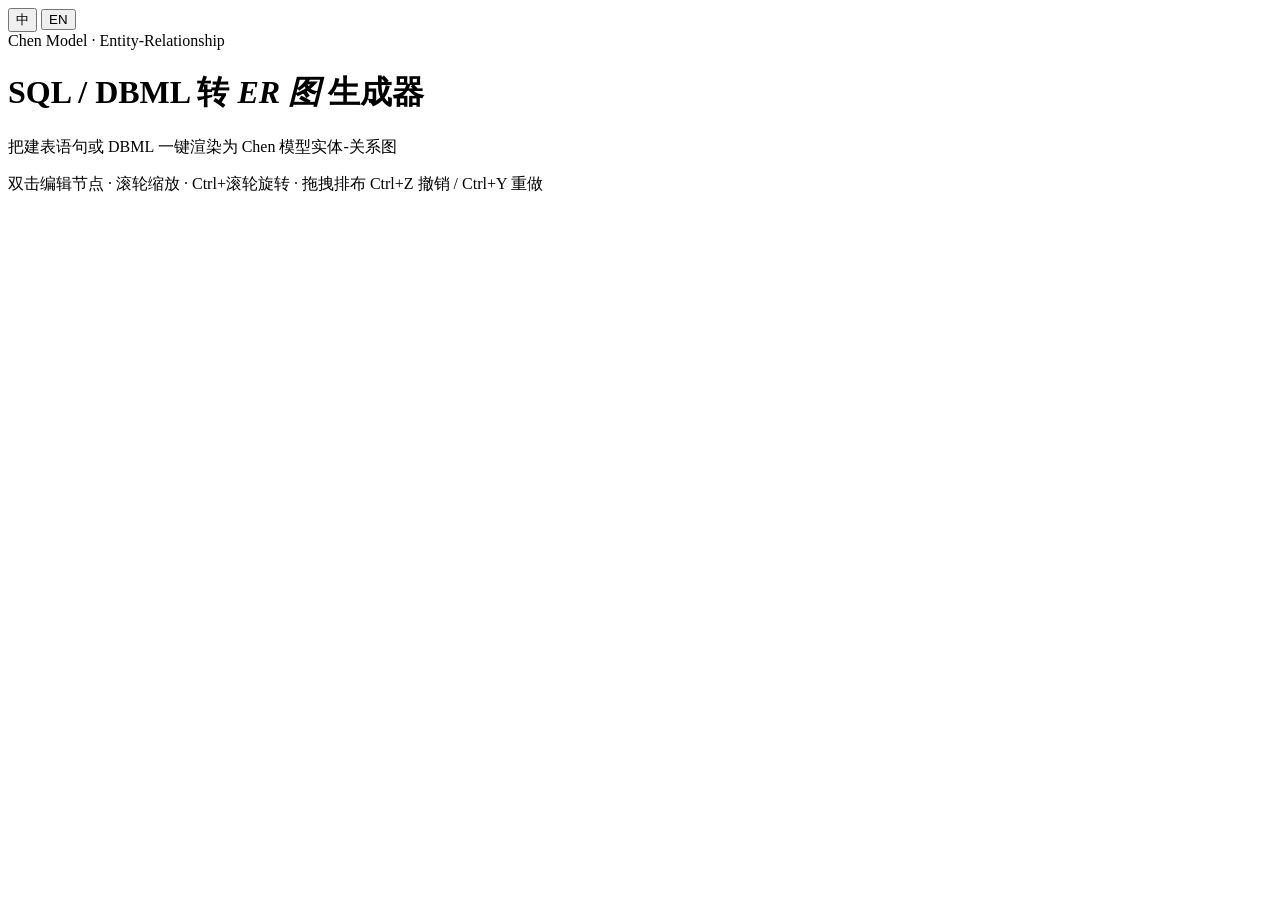
<file: sql2er.html>
<!doctype html>
<html lang="zh-CN">
  <head>
    <meta charset="UTF-8" />
    <meta name="viewport" content="width=device-width, initial-scale=1.0" />
    <title>AI ER 图生成器</title>
  </head>

  <body>
    <div
      class="lang-switch"
      data-lang="zh"
      role="tablist"
      aria-label="切换语言 / Switch language"
    >
      <button
        type="button"
        class="lang-option is-active"
        data-lang="zh"
        role="tab"
        aria-selected="true"
      >
        中
      </button>
      <button
        type="button"
        class="lang-option"
        data-lang="en"
        role="tab"
        aria-selected="false"
      >
        EN
      </button>
      <span class="lang-thumb" aria-hidden="true"></span>
    </div>

    <div class="app-container lang-fade-target">
      <div class="header">
        <span class="header-eyebrow" data-i18n="eyebrow"
          >Chen Model · Entity-Relationship</span
        >
        <h1 data-i18n-html="title">SQL / DBML 转 <em>ER 图</em> 生成器</h1>
        <p data-i18n="subtitle">
          把建表语句或 DBML 一键渲染为 Chen 模型实体-关系图
        </p>
        <p class="header-hint" data-i18n-html="hint">
          <span class="header-hint-row"
            >双击编辑节点 · 滚轮缩放 · Ctrl+滚轮旋转 · 拖拽排布</span
          >
          <span class="header-hint-row header-hint-row--secondary"
            >Ctrl+Z 撤销 / Ctrl+Y 重做</span
          >
        </p>
      </div>

      <div id="root"></div>
    </div>

    <script type="module" src="/src/main.tsx"></script>
  </body>
</html>
</file>
<file: assets/fonts/fonts.css>
/*
 * 在 HTML <head> 中优先引入此文件，无需联网即可加载字体
 * 使用方式：<link rel="stylesheet" href="assets/fonts/fonts.css">
 *
 * 字体版权声明：
 *   DM Serif Display / DM Serif Text / DM Sans — Google Fonts (OFL 1.1)
 *   JetBrains Mono — JetBrains (OFL 1.1)
 *   以上均为开源字体，可免费商用，许可证详见 https://scripts.sil.org/OFL
 */

/* ── DM Serif Display（标题衬线体）── */
@font-face {
  font-family: "DM Serif Display";
  font-style: normal;
  font-weight: 400;
  font-display: swap;
  src: url("./dm-serif-display-latin-400-normal.woff2") format("woff2");
  unicode-range:
    U+0000-00FF, U+0131, U+0152-0153, U+02BB-02BC, U+02C6, U+02DA, U+02DC,
    U+0304, U+0308, U+0329, U+2000-206F, U+20AC, U+2122, U+2191, U+2193, U+2212,
    U+2215, U+FEFF, U+FFFD;
}
@font-face {
  font-family: "DM Serif Display";
  font-style: italic;
  font-weight: 400;
  font-display: swap;
  src: url("./dm-serif-display-latin-400-italic.woff2") format("woff2");
  unicode-range:
    U+0000-00FF, U+0131, U+0152-0153, U+02BB-02BC, U+02C6, U+02DA, U+02DC,
    U+0304, U+0308, U+0329, U+2000-206F, U+20AC, U+2122, U+2191, U+2193, U+2212,
    U+2215, U+FEFF, U+FFFD;
}

/* ── DM Serif Text（正文衬线体）── */
@font-face {
  font-family: "DM Serif Text";
  font-style: normal;
  font-weight: 400;
  font-display: swap;
  src: url("./dm-serif-text-latin-400-normal.woff2") format("woff2");
  unicode-range:
    U+0000-00FF, U+0131, U+0152-0153, U+02BB-02BC, U+02C6, U+02DA, U+02DC,
    U+0304, U+0308, U+0329, U+2000-206F, U+20AC, U+2122, U+2191, U+2193, U+2212,
    U+2215, U+FEFF, U+FFFD;
}
@font-face {
  font-family: "DM Serif Text";
  font-style: italic;
  font-weight: 400;
  font-display: swap;
  src: url("./dm-serif-text-latin-400-italic.woff2") format("woff2");
  unicode-range:
    U+0000-00FF, U+0131, U+0152-0153, U+02BB-02BC, U+02C6, U+02DA, U+02DC,
    U+0304, U+0308, U+0329, U+2000-206F, U+20AC, U+2122, U+2191, U+2193, U+2212,
    U+2215, U+FEFF, U+FFFD;
}

/* ── DM Sans（UI 无衬线体）── */
@font-face {
  font-family: "DM Sans";
  font-style: normal;
  font-weight: 300;
  font-display: swap;
  src: url("./dm-sans-latin-300-normal.woff2") format("woff2");
  unicode-range:
    U+0000-00FF, U+0131, U+0152-0153, U+02BB-02BC, U+02C6, U+02DA, U+02DC,
    U+0304, U+0308, U+0329, U+2000-206F, U+20AC, U+2122, U+2191, U+2193, U+2212,
    U+2215, U+FEFF, U+FFFD;
}
@font-face {
  font-family: "DM Sans";
  font-style: normal;
  font-weight: 400;
  font-display: swap;
  src: url("./dm-sans-latin-400-normal.woff2") format("woff2");
  unicode-range:
    U+0000-00FF, U+0131, U+0152-0153, U+02BB-02BC, U+02C6, U+02DA, U+02DC,
    U+0304, U+0308, U+0329, U+2000-206F, U+20AC, U+2122, U+2191, U+2193, U+2212,
    U+2215, U+FEFF, U+FFFD;
}
@font-face {
  font-family: "DM Sans";
  font-style: normal;
  font-weight: 500;
  font-display: swap;
  src: url("./dm-sans-latin-500-normal.woff2") format("woff2");
  unicode-range:
    U+0000-00FF, U+0131, U+0152-0153, U+02BB-02BC, U+02C6, U+02DA, U+02DC,
    U+0304, U+0308, U+0329, U+2000-206F, U+20AC, U+2122, U+2191, U+2193, U+2212,
    U+2215, U+FEFF, U+FFFD;
}
@font-face {
  font-family: "DM Sans";
  font-style: normal;
  font-weight: 700;
  font-display: swap;
  src: url("./dm-sans-latin-700-normal.woff2") format("woff2");
  unicode-range:
    U+0000-00FF, U+0131, U+0152-0153, U+02BB-02BC, U+02C6, U+02DA, U+02DC,
    U+0304, U+0308, U+0329, U+2000-206F, U+20AC, U+2122, U+2191, U+2193, U+2212,
    U+2215, U+FEFF, U+FFFD;
}

/* ── JetBrains Mono（代码等宽体）── */
@font-face {
  font-family: "JetBrains Mono";
  font-style: normal;
  font-weight: 400;
  font-display: swap;
  src: url("./jetbrains-mono-latin-400-normal.woff2") format("woff2");
  unicode-range:
    U+0000-00FF, U+0131, U+0152-0153, U+02BB-02BC, U+02C6, U+02DA, U+02DC,
    U+0304, U+0308, U+0329, U+2000-206F, U+20AC, U+2122, U+2191, U+2193, U+2212,
    U+2215, U+FEFF, U+FFFD;
}

/* ═══════════════════════════════════════════════
   Heading: Poppins  |  Body: Lora
═══════════════════════════════════════════════ */

/* ── Poppins（官方 Heading 字体）── */
@font-face {
  font-family: "Poppins";
  font-style: normal;
  font-weight: 300;
  font-display: swap;
  src: url("./poppins-latin-300-normal.woff2") format("woff2");
  unicode-range:
    U+0000-00FF, U+0131, U+0152-0153, U+02BB-02BC, U+02C6, U+02DA, U+02DC,
    U+0304, U+0308, U+0329, U+2000-206F, U+20AC, U+2122, U+2191, U+2193, U+2212,
    U+2215, U+FEFF, U+FFFD;
}
@font-face {
  font-family: "Poppins";
  font-style: normal;
  font-weight: 400;
  font-display: swap;
  src: url("./poppins-latin-400-normal.woff2") format("woff2");
  unicode-range:
    U+0000-00FF, U+0131, U+0152-0153, U+02BB-02BC, U+02C6, U+02DA, U+02DC,
    U+0304, U+0308, U+0329, U+2000-206F, U+20AC, U+2122, U+2191, U+2193, U+2212,
    U+2215, U+FEFF, U+FFFD;
}
@font-face {
  font-family: "Poppins";
  font-style: italic;
  font-weight: 400;
  font-display: swap;
  src: url("./poppins-latin-400-italic.woff2") format("woff2");
  unicode-range:
    U+0000-00FF, U+0131, U+0152-0153, U+02BB-02BC, U+02C6, U+02DA, U+02DC,
    U+0304, U+0308, U+0329, U+2000-206F, U+20AC, U+2122, U+2191, U+2193, U+2212,
    U+2215, U+FEFF, U+FFFD;
}
@font-face {
  font-family: "Poppins";
  font-style: normal;
  font-weight: 500;
  font-display: swap;
  src: url("./poppins-latin-500-normal.woff2") format("woff2");
  unicode-range:
    U+0000-00FF, U+0131, U+0152-0153, U+02BB-02BC, U+02C6, U+02DA, U+02DC,
    U+0304, U+0308, U+0329, U+2000-206F, U+20AC, U+2122, U+2191, U+2193, U+2212,
    U+2215, U+FEFF, U+FFFD;
}
@font-face {
  font-family: "Poppins";
  font-style: normal;
  font-weight: 600;
  font-display: swap;
  src: url("./poppins-latin-600-normal.woff2") format("woff2");
  unicode-range:
    U+0000-00FF, U+0131, U+0152-0153, U+02BB-02BC, U+02C6, U+02DA, U+02DC,
    U+0304, U+0308, U+0329, U+2000-206F, U+20AC, U+2122, U+2191, U+2193, U+2212,
    U+2215, U+FEFF, U+FFFD;
}
@font-face {
  font-family: "Poppins";
  font-style: normal;
  font-weight: 700;
  font-display: swap;
  src: url("./poppins-latin-700-normal.woff2") format("woff2");
  unicode-range:
    U+0000-00FF, U+0131, U+0152-0153, U+02BB-02BC, U+02C6, U+02DA, U+02DC,
    U+0304, U+0308, U+0329, U+2000-206F, U+20AC, U+2122, U+2191, U+2193, U+2212,
    U+2215, U+FEFF, U+FFFD;
}
@font-face {
  font-family: "Poppins";
  font-style: italic;
  font-weight: 700;
  font-display: swap;
  src: url("./poppins-latin-700-italic.woff2") format("woff2");
  unicode-range:
    U+0000-00FF, U+0131, U+0152-0153, U+02BB-02BC, U+02C6, U+02DA, U+02DC,
    U+0304, U+0308, U+0329, U+2000-206F, U+20AC, U+2122, U+2191, U+2193, U+2212,
    U+2215, U+FEFF, U+FFFD;
}

/* ── Lora（官方 Body 字体）── */
@font-face {
  font-family: "Lora";
  font-style: normal;
  font-weight: 400;
  font-display: swap;
  src: url("./lora-latin-400-normal.woff2") format("woff2");
  unicode-range:
    U+0000-00FF, U+0131, U+0152-0153, U+02BB-02BC, U+02C6, U+02DA, U+02DC,
    U+0304, U+0308, U+0329, U+2000-206F, U+20AC, U+2122, U+2191, U+2193, U+2212,
    U+2215, U+FEFF, U+FFFD;
}
@font-face {
  font-family: "Lora";
  font-style: italic;
  font-weight: 400;
  font-display: swap;
  src: url("./lora-latin-400-italic.woff2") format("woff2");
  unicode-range:
    U+0000-00FF, U+0131, U+0152-0153, U+02BB-02BC, U+02C6, U+02DA, U+02DC,
    U+0304, U+0308, U+0329, U+2000-206F, U+20AC, U+2122, U+2191, U+2193, U+2212,
    U+2215, U+FEFF, U+FFFD;
}
@font-face {
  font-family: "Lora";
  font-style: normal;
  font-weight: 600;
  font-display: swap;
  src: url("./lora-latin-600-normal.woff2") format("woff2");
  unicode-range:
    U+0000-00FF, U+0131, U+0152-0153, U+02BB-02BC, U+02C6, U+02DA, U+02DC,
    U+0304, U+0308, U+0329, U+2000-206F, U+20AC, U+2122, U+2191, U+2193, U+2212,
    U+2215, U+FEFF, U+FFFD;
}
@font-face {
  font-family: "Lora";
  font-style: italic;
  font-weight: 600;
  font-display: swap;
  src: url("./lora-latin-600-italic.woff2") format("woff2");
  unicode-range:
    U+0000-00FF, U+0131, U+0152-0153, U+02BB-02BC, U+02C6, U+02DA, U+02DC,
    U+0304, U+0308, U+0329, U+2000-206F, U+20AC, U+2122, U+2191, U+2193, U+2212,
    U+2215, U+FEFF, U+FFFD;
}
@font-face {
  font-family: "Lora";
  font-style: normal;
  font-weight: 700;
  font-display: swap;
  src: url("./lora-latin-700-normal.woff2") format("woff2");
  unicode-range:
    U+0000-00FF, U+0131, U+0152-0153, U+02BB-02BC, U+02C6, U+02DA, U+02DC,
    U+0304, U+0308, U+0329, U+2000-206F, U+20AC, U+2122, U+2191, U+2193, U+2212,
    U+2215, U+FEFF, U+FFFD;
}
</file>
<file: assets/base.css>
/* ═══════════════════════════════════════
   1. 设计 Token
═══════════════════════════════════════ */
:root {
  /* 颜色 */
  --color-bg-base: #f0f4f8;
  --color-bg-raised: #f8fafc;
  --color-bg-overlay: #ffffff;
  --color-bg-inverted: #0f172a;
  --color-text-primary: #0f172a;
  --color-text-secondary: #475569;
  --color-text-muted: #94a3b8;
  --color-text-inverted: #f8fafc;
  --color-text-link: #2563eb;
  --color-border-default: #cbd5e1;
  --color-border-subtle: #e2e8f0;
  --color-border-strong: #94a3b8;
  --color-accent-orange: #3b82f6;
  --color-accent-warm: #2563eb;
  --color-accent-blue: #3b82f6;
  --color-accent-green: #10b981;
  --color-accent-sand: #7c3aed;
  --color-success: #10b981;
  --color-warning: #f59e0b;
  --color-error: #ef4444;
  --color-info: #3b82f6;

  /* 字体（Latin）
   * 官方品牌字体（来自 brand-guidelines）：Poppins（heading）+ Lora（body）
   * 备选字体（风格相近，可替代）：DM Sans（heading）+ DM Serif（body）
   * 所有字体均已内置在 assets/fonts/ 中
   */
  --font-display: "Lora", "DM Serif Display", "Georgia", serif;
  --font-heading: "Poppins", "DM Sans", "Arial", sans-serif;
  --font-body: "Lora", "DM Serif Text", "Georgia", serif;
  --font-mono: "JetBrains Mono", "Fira Code", "Courier New", monospace;

  /* 字重参考（Poppins 可用 300/400/500/600/700）*/
  --weight-light: 300;
  --weight-regular: 400;
  --weight-medium: 500;
  --weight-semibold: 600; /* 新增：Poppins 有 600，DM Sans 无 */
  --weight-bold: 700;

  /* 字体（简体中文混排）
   * 英文字体在前（已声明 unicode-range，自动跳过 CJK 字符）
   * 中文字体在后，作为 CJK 字符的渲染字体
   */
  --font-display-cn:
    "Lora", "DM Serif Display", "Songti SC", "STSong", "SimSun", serif;
  --font-body-cn:
    "Lora", "DM Serif Text", "Songti SC", "STSong", "SimSun", serif;
  --font-heading-cn:
    "Poppins", "DM Sans", "Noto Sans SC", "Source Han Sans SC", "PingFang SC",
    "Microsoft YaHei UI", "Microsoft YaHei", sans-serif;

  /* 字号 */
  --text-xs: 0.75rem;
  --text-sm: 0.875rem;
  --text-base: 1rem;
  --text-md: 1.125rem;
  --text-lg: 1.25rem;
  --text-xl: 1.5rem;
  --text-2xl: 2rem;
  --text-3xl: 2.75rem;
  --text-4xl: 3.5rem;
  --text-5xl: 4.5rem;

  /* 行高（Latin） */
  --leading-tight: 1.15;
  --leading-snug: 1.35;
  --leading-normal: 1.55;
  --leading-loose: 1.75;

  /* 行高（中文：比 Latin 高约 15%）*/
  --leading-cn-tight: 1.4; /* 大标题 */
  --leading-cn-snug: 1.6; /* 小标题 */
  --leading-cn-normal: 1.75; /* 正文 */
  --leading-cn-loose: 1.9; /* 长文阅读 */

  /* 字号（中文：正文下限提升至 15px）*/
  --text-cn-sm: 0.9375rem; /* 15px，替代原 14px */
  --text-cn-base: 1rem; /* 16px */
  --text-cn-md: 1.125rem; /* 18px */

  /* 字重 */
  --weight-light: 300;
  --weight-regular: 400;
  --weight-medium: 500;
  --weight-bold: 700;

  /* 间距 */
  --space-1: 4px;
  --space-2: 8px;
  --space-3: 12px;
  --space-4: 16px;
  --space-5: 20px;
  --space-6: 24px;
  --space-8: 32px;
  --space-10: 40px;
  --space-12: 48px;
  --space-16: 64px;
  --space-20: 80px;
  --space-24: 96px;
  --space-32: 128px;
  --space-40: 160px;

  /* 宽度 */
  --max-width-prose: 680px;
  --max-width-text: 860px;
  --max-width-layout: 1200px;
  --max-width-full: 1440px;

  /* 圆角 */
  --radius-sm: 4px;
  --radius-md: 8px;
  --radius-lg: 16px;
  --radius-xl: 24px;
  --radius-full: 9999px;

  /* 动效 */
  --ease-default: cubic-bezier(0.16, 1, 0.3, 1);
  --ease-bounce: cubic-bezier(0.34, 1.56, 0.64, 1);
  --ease-gentle: cubic-bezier(0.4, 0, 0.2, 1);
  --duration-fast: 150ms;
  --duration-normal: 250ms;
  --duration-slow: 400ms;
}

/* 深色模式 */
@media (prefers-color-scheme: dark) {
  :root {
    --color-bg-base: #1a1916;
    --color-bg-raised: #222119;
    --color-bg-overlay: #2c2b26;
    --color-bg-inverted: #f5f3ec;
    --color-text-primary: #eae7dc;
    --color-text-secondary: #9d9a91;
    --color-text-muted: #5c5a54;
    --color-text-inverted: #141413;
    --color-border-default: #3a3830;
    --color-border-subtle: #2e2d27;
  }
}

/* ═══════════════════════════════════════
   2. 现代 Reset
═══════════════════════════════════════ */
*,
*::before,
*::after {
  box-sizing: border-box;
}

html {
  -webkit-text-size-adjust: 100%;
  scroll-behavior: smooth;
}

body {
  margin: 0;
  background-color: var(--color-bg-base);
  color: var(--color-text-primary);
  font-family: var(--font-heading);
  font-size: var(--text-base);
  line-height: var(--leading-normal);
  -webkit-font-smoothing: antialiased;
  -moz-osx-font-smoothing: grayscale;
}

img,
video,
svg {
  display: block;
  max-width: 100%;
}
p,
h1,
h2,
h3,
h4,
h5,
h6 {
  margin: 0;
  overflow-wrap: break-word;
}
ul,
ol {
  list-style: none;
  margin: 0;
  padding: 0;
}
a {
  color: inherit;
  text-decoration: none;
}
button,
input,
select,
textarea {
  font: inherit;
  color: inherit;
  background: none;
  border: none;
  outline: none;
  appearance: none;
}

/* ═══════════════════════════════════════
   3. 布局工具类
═══════════════════════════════════════ */
.page-container {
  width: 100%;
  max-width: var(--max-width-layout);
  margin: 0 auto;
  padding-inline: clamp(var(--space-6), 5vw, var(--space-16));
}

.section-hero {
  padding-block: clamp(80px, 12vw, 160px);
}
.section-content {
  padding-block: clamp(64px, 8vw, 128px);
}
.section-tight {
  padding-block: clamp(40px, 6vw, 80px);
}

/* ═══════════════════════════════════════
   4. 可访问性
═══════════════════════════════════════ */
:focus-visible {
  outline: 2px solid var(--color-accent-orange);
  outline-offset: 3px;
  border-radius: var(--radius-sm);
}

@media (prefers-reduced-motion: reduce) {
  *,
  *::before,
  *::after {
    animation-duration: 0.01ms !important;
    animation-iteration-count: 1 !important;
    transition-duration: 0.01ms !important;
    scroll-behavior: auto !important;
  }
}

/* ═══════════════════════════════════════
   5. 滚动动画工具
═══════════════════════════════════════ */
@keyframes fadeUp {
  from {
    opacity: 0;
    transform: translateY(24px);
  }
  to {
    opacity: 1;
    transform: translateY(0);
  }
}

.reveal {
  opacity: 0;
  animation: fadeUp var(--duration-slow) var(--ease-default) forwards;
}
.reveal:nth-child(1) {
  animation-delay: 0ms;
}
.reveal:nth-child(2) {
  animation-delay: 80ms;
}
.reveal:nth-child(3) {
  animation-delay: 160ms;
}
.reveal:nth-child(4) {
  animation-delay: 240ms;
}
.reveal:nth-child(5) {
  animation-delay: 320ms;
}

.scroll-reveal {
  opacity: 0;
  transform: translateY(20px);
  transition:
    opacity 0.5s var(--ease-default),
    transform 0.5s var(--ease-default);
}
.scroll-reveal.is-visible {
  opacity: 1;
  transform: none;
}

/* ═══════════════════════════════════════════════
   项目自定义 Token（合并保留）
   ═══════════════════════════════════════════════ */
:root {
  /* 阴影（暖色调统一） */
  --shadow-card: 0 2px 12px rgba(20, 20, 19, 0.07);
  --shadow-elevated: 0 8px 32px rgba(20, 20, 19, 0.08);
  --shadow-btn: 0 4px 12px rgba(217, 119, 87, 0.3);

  /* UI 快捷别名 */
  --font-ui: var(--font-heading);

  /* 兼容别名（旧代码引用） */
  --color-bg-surface: var(--color-bg-raised);
  --color-bg-elevated: var(--color-bg-overlay);
  --color-bg-sidebar: #f0ede4;
  --color-bg-input: var(--color-bg-overlay);
  --color-border: var(--color-border-default);
  --color-accent: var(--color-accent-orange);
  --color-accent-dim: rgba(217, 119, 87, 0.12);
  --color-accent-glow: rgba(217, 119, 87, 0.18);
  --color-success-dim: rgba(107, 143, 71, 0.12);
  --color-success-glow: rgba(107, 143, 71, 0.12);
  --color-warning-dim: rgba(201, 148, 58, 0.12);
  --color-error-dim: rgba(192, 69, 58, 0.12);
  --color-text-accent: var(--color-accent-warm);
  --color-text-success: var(--color-success);
  --color-text-error: var(--color-error);
  --color-text-warning: var(--color-warning);
  --color-text-disabled: var(--color-text-muted);
  --color-numeric: var(--color-accent-blue);
}

@media (prefers-color-scheme: dark) {
  :root {
    --color-bg-sidebar: #1e1d19;
  }
}
</file>
